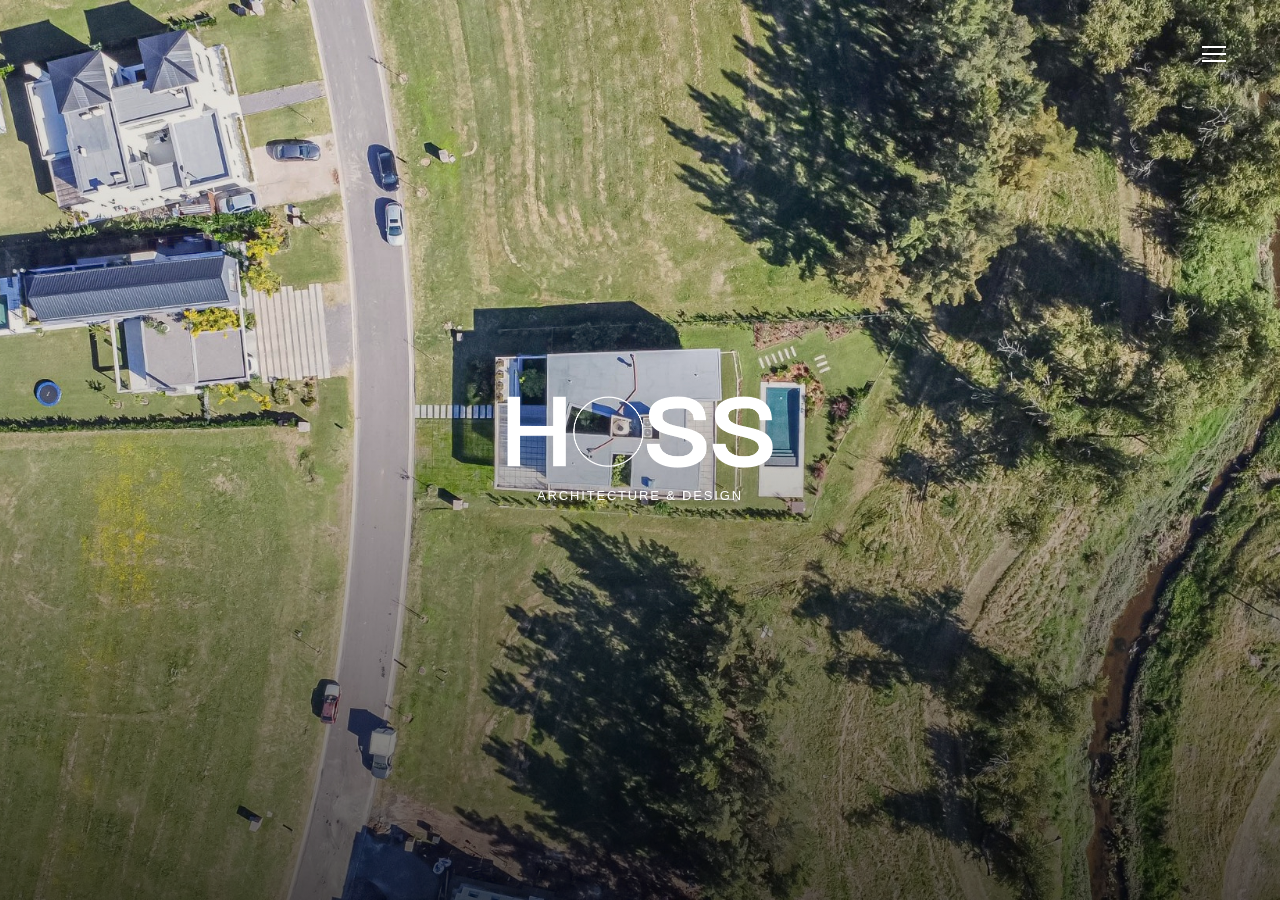
<file: index.html>
<!DOCTYPE html>
<html lang="en">
<head>
<meta charset="UTF-8">
<meta name="viewport" content="width=device-width, initial-scale=1.0">
<title>Hoss — Architecture & Design</title>
<meta name="description" content="Hoss is an international architecture and interior design studio. Residential and hospitality projects around the world.">
<link rel="stylesheet" href="css/style.css">
</head>
<body>

<nav class="nav nav-minimal" id="nav">
  <a href="index.html" class="nav-logo sr-only">Hoss</a>
  <button class="nav-toggle" id="navToggle" aria-label="Open menu">
    <span class="nav-toggle-bars"><span></span><span></span><span></span></span>
  </button>
  <ul class="nav-links" id="navLinks">
    <li><a href="proyectos.html">Projects</a></li>
    <li><a href="estudio.html">Studio</a></li>
    <li><a href="contacto.html">Contact</a></li>
  </ul>
</nav>

<header class="hero hero-landing">
  <!--
    SLIDESHOW — swap these placeholders for your real photos/videos.
    Each .hero-slide is one slide. For an image:
      <div class="hero-slide"><img src="assets/hero/photo-1.jpg" alt=""></div>
    For a video:
      <div class="hero-slide"><video src="assets/hero/clip-1.mp4" autoplay muted loop playsinline></video></div>
    js/script.js cycles them automatically — you don't need to touch the JS,
    just add or remove .hero-slide blocks.
  -->
  <div class="hero-slides" id="heroSlides">
    <div class="hero-slide is-active"><img src="assets/hero/slide-01-implantacion.jpg" alt=""></div>
    <div class="hero-slide"><img src="assets/hero/slide-02-interior-vigas.jpg" alt=""></div>
    <div class="hero-slide"><img src="assets/hero/slide-03-detalle-hormigon.jpg" alt=""></div>
    <div class="hero-slide"><img src="assets/hero/slide-04-cocina-negra.jpg" alt=""></div>
    <div class="hero-slide"><img src="assets/hero/slide-05-dormitorio.jpg" alt=""></div>
  </div>
  <div class="hero-scrim"></div>
  <div class="hero-content hero-content-center">
    <div class="logo-lockup">
      <img class="logo-mark-img" src="assets/brand/hoss-logo.png" alt="Hoss">
      <span class="logo-tagline">Architecture &amp; Design</span>
    </div>
  </div>
</header>

<script src="js/script.js"></script>
</body>
</html>
</file>
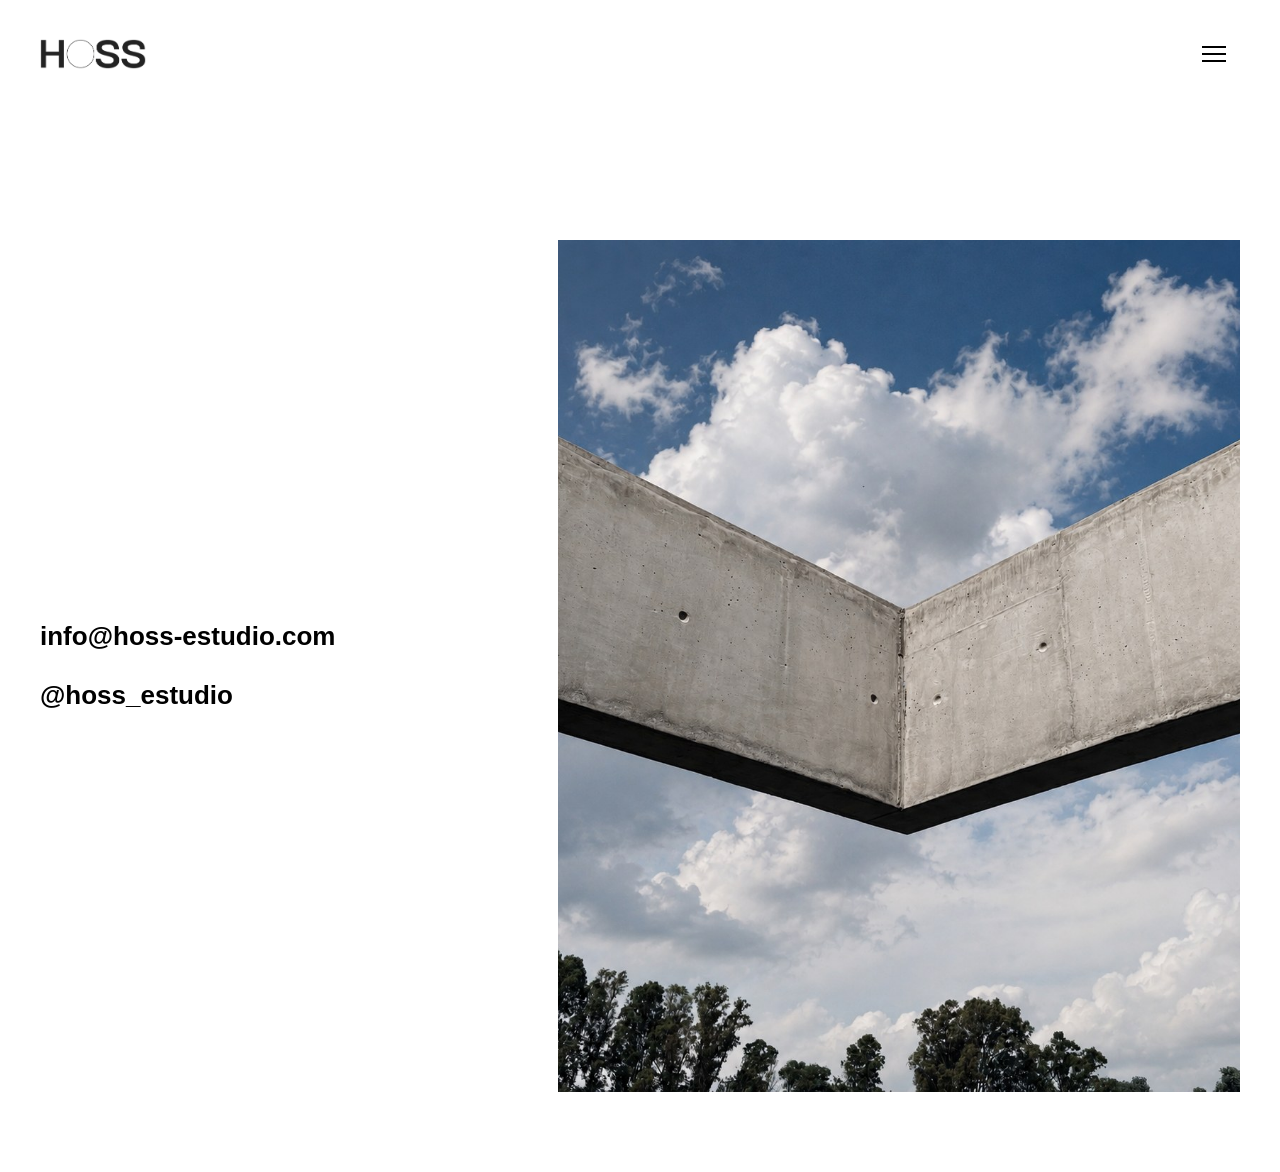
<file: contacto.html>
<!DOCTYPE html>
<html lang="en">
<head>
<meta charset="UTF-8">
<meta name="viewport" content="width=device-width, initial-scale=1.0">
<title>Contact — Hoss</title>
<meta name="description" content="Get in touch with the Hoss studio about your next architecture or interior design project.">
<link rel="stylesheet" href="css/style.css">
</head>
<body>

<nav class="nav nav-split" id="nav">
  <a href="index.html" class="nav-logo"><img src="assets/brand/hoss-logo.png" alt="Hoss"></a>
  <button class="nav-toggle" id="navToggle" aria-label="Open menu">
    <span class="nav-toggle-bars"><span></span><span></span><span></span></span>
  </button>
  <ul class="nav-links" id="navLinks">
    <li><a href="proyectos.html">Projects</a></li>
    <li><a href="estudio.html">Studio</a></li>
    <li><a href="contacto.html" class="is-active">Contact</a></li>
  </ul>
</nav>

<section class="section-tight">
  <div class="wrap">
    <div class="contact-simple">
      <div class="contact-links">
        <a href="mailto:info@hoss-estudio.com">info@hoss-estudio.com</a>
        <a href="https://www.instagram.com/hoss_estudio/" target="_blank" rel="noopener">@hoss_estudio</a>
      </div>
      <div class="tile-frame"><img src="assets/contact/01.jpg" alt="Hoss"></div>
    </div>
  </div>
</section>

<script src="js/script.js"></script>
</body>
</html>
</file>
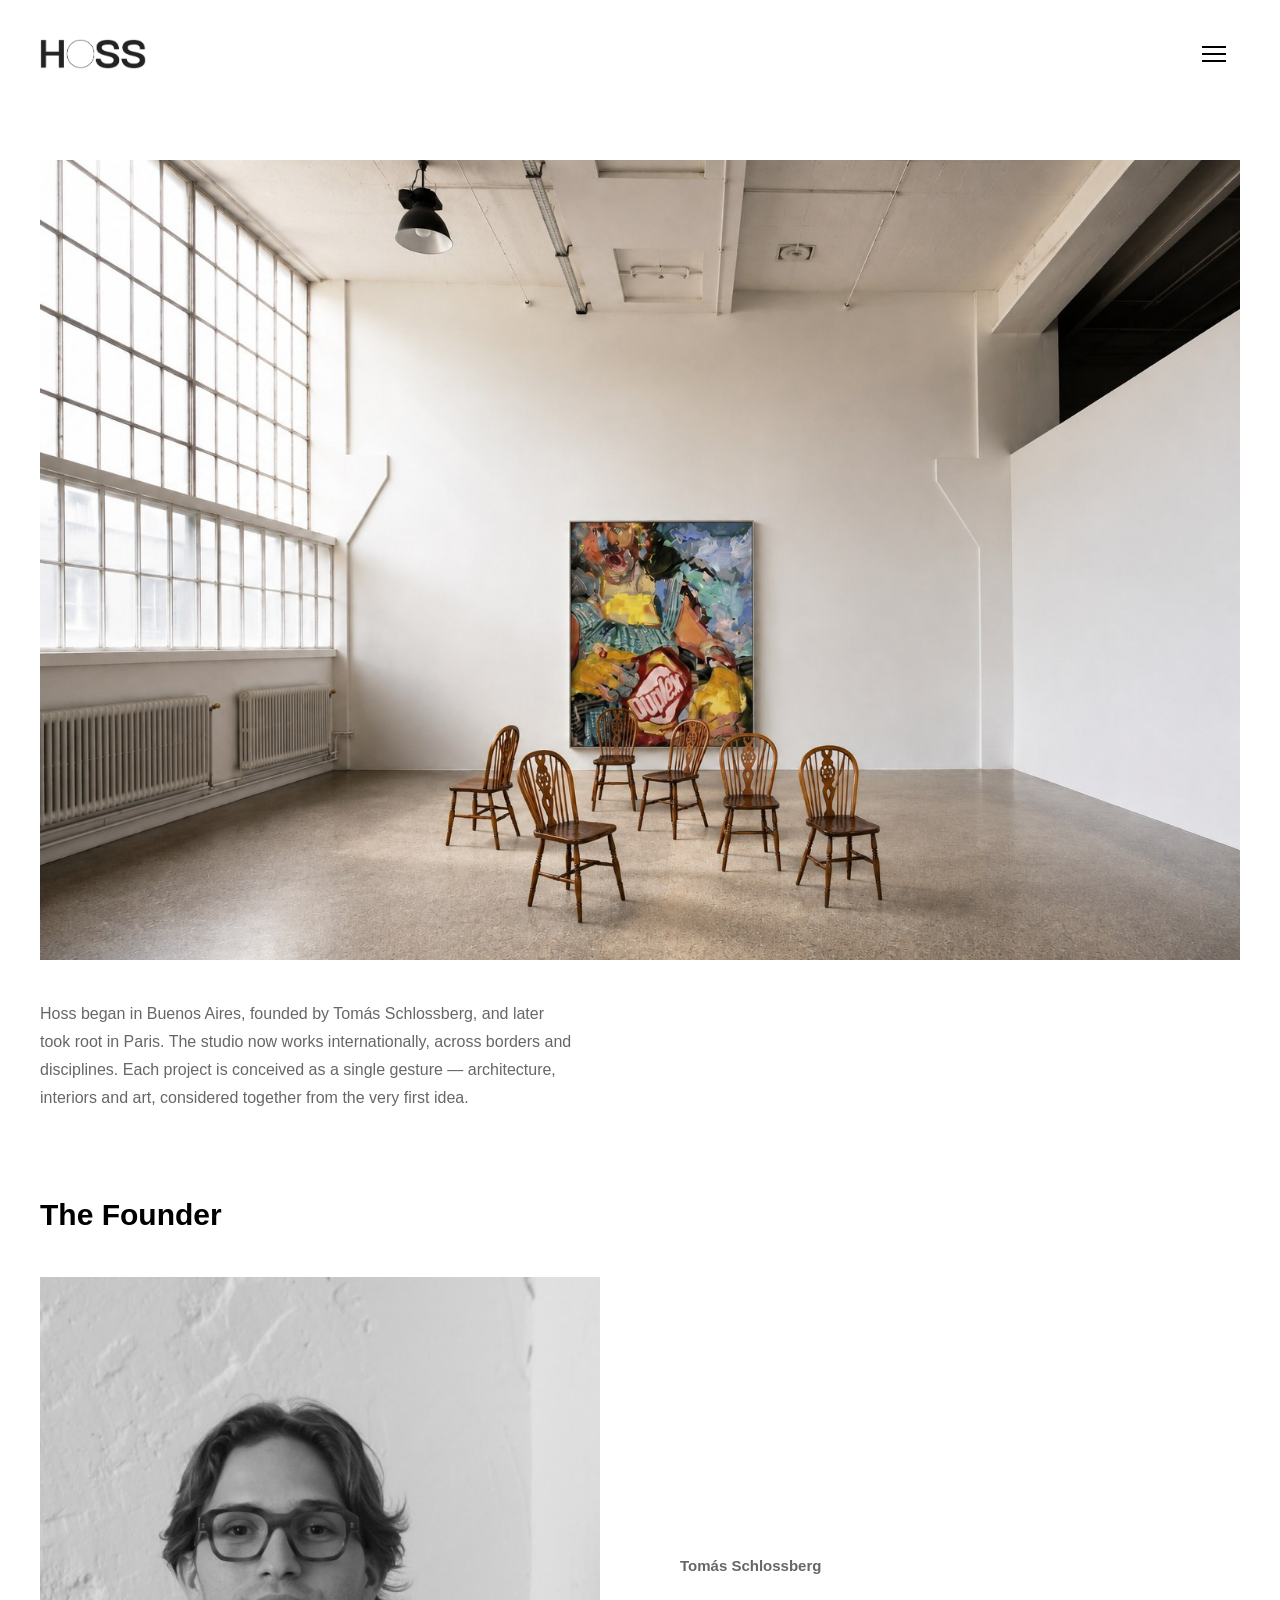
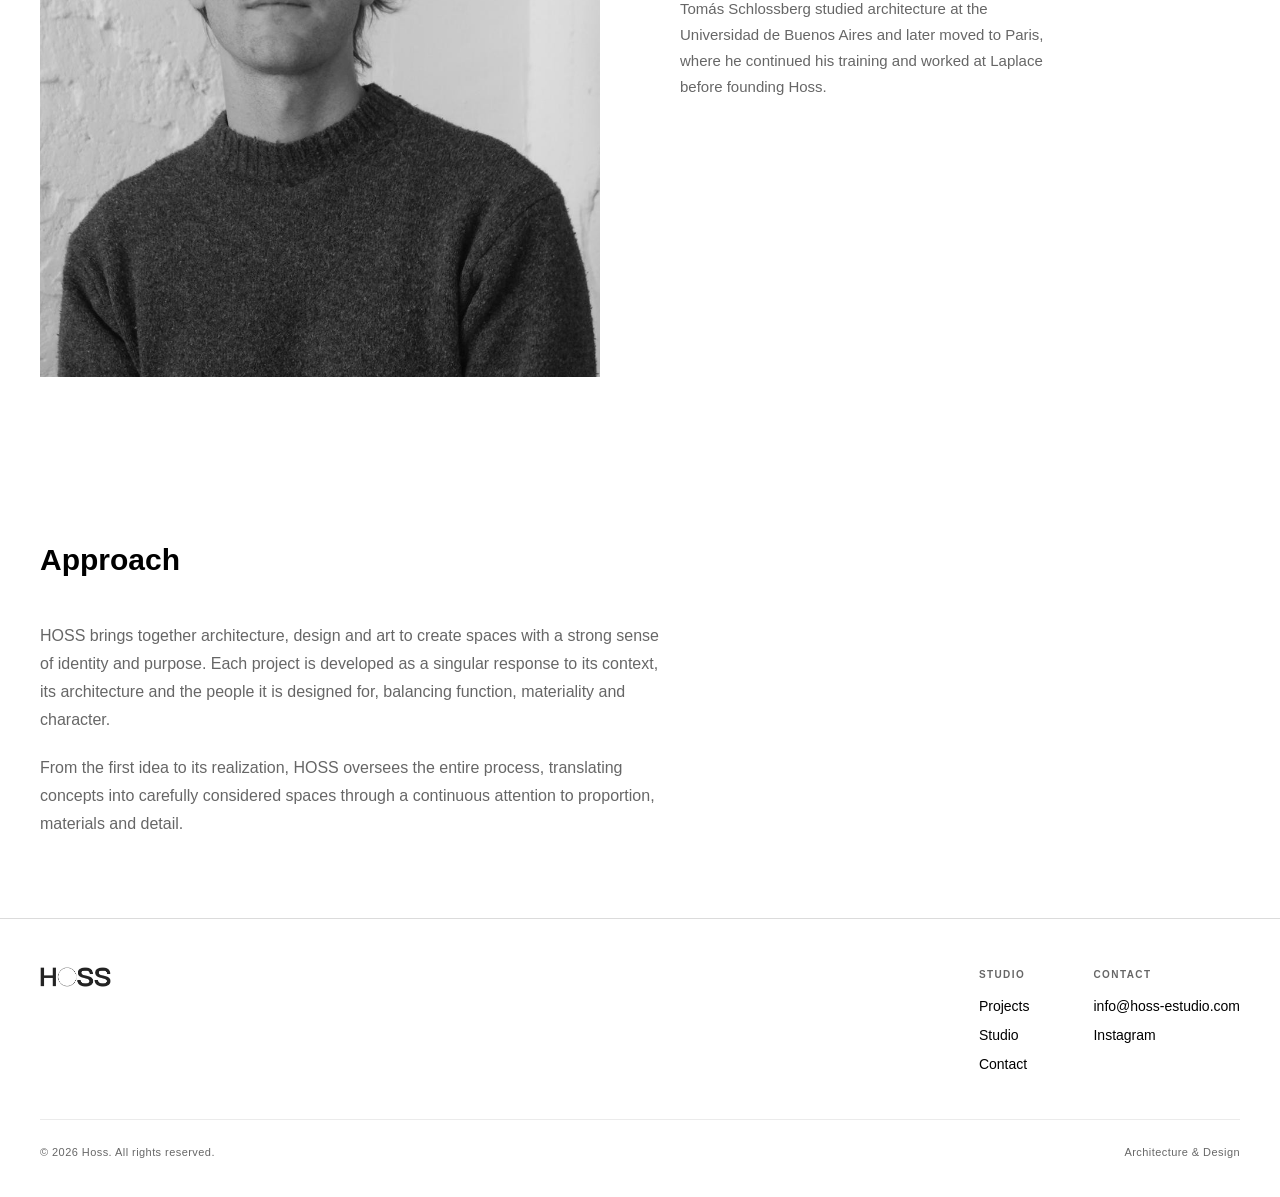
<file: estudio.html>
<!DOCTYPE html>
<html lang="en">
<head>
<meta charset="UTF-8">
<meta name="viewport" content="width=device-width, initial-scale=1.0">
<title>Studio — Hoss</title>
<meta name="description" content="Hoss is an international architecture and interior design studio founded by Tomás Schlossberg, working with clients anywhere in the world.">
<link rel="stylesheet" href="css/style.css">
</head>
<body>

<nav class="nav nav-split" id="nav">
  <a href="index.html" class="nav-logo"><img src="assets/brand/hoss-logo.png" alt="Hoss"></a>
  <button class="nav-toggle" id="navToggle" aria-label="Open menu">
    <span class="nav-toggle-bars"><span></span><span></span><span></span></span>
  </button>
  <ul class="nav-links" id="navLinks">
    <li><a href="proyectos.html">Projects</a></li>
    <li><a href="estudio.html" class="is-active">Studio</a></li>
    <li><a href="contacto.html">Contact</a></li>
  </ul>
</nav>

<section class="studio-intro">
  <div class="wrap">
    <div class="tile-frame tile-frame-natural"><img src="assets/studio/01-gallery-room.jpg" alt="Hoss studio"></div>
    <p>Hoss began in Buenos Aires, founded by Tomás Schlossberg, and later took root in Paris. The studio now works internationally, across borders and disciplines. Each project is conceived as a single gesture — architecture, interiors and art, considered together from the very first idea.</p>
  </div>
</section>

<section class="section-tight">
  <div class="wrap">
    <h2 class="studio-section-head">The Founder</h2>
    <div class="split">
      <div class="split-media">
        <div class="tile-frame"><img src="assets/studio/founder-portrait.jpg" alt="Tomás Schlossberg"></div>
      </div>
      <div class="split-text">
        <p><strong>Tomás Schlossberg</strong></p>
        <p>Tomás Schlossberg studied architecture at the Universidad de Buenos Aires and later moved to Paris, where he continued his training and worked at Laplace before founding Hoss.</p>
      </div>
    </div>
  </div>
</section>

<section class="section-tight">
  <div class="wrap">
    <h2 class="studio-section-head">Approach</h2>
  </div>
  <div class="wrap">
    <p style="max-width:70ch; font-size:16px; line-height:1.75; color:var(--ink-soft);">HOSS brings together architecture, design and art to create spaces with a strong sense of identity and purpose. Each project is developed as a singular response to its context, its architecture and the people it is designed for, balancing function, materiality and character.</p>
    <p style="max-width:70ch; font-size:16px; line-height:1.75; color:var(--ink-soft); margin-top:20px;">From the first idea to its realization, HOSS oversees the entire process, translating concepts into carefully considered spaces through a continuous attention to proportion, materials and detail.</p>
  </div>
</section>

<footer>
  <div class="wrap">
    <div class="footer-top">
      <span class="footer-logo"><img src="assets/brand/hoss-logo.png" alt="Hoss"></span>
      <div class="footer-cols">
        <div class="footer-col">
          <h4>Studio</h4>
          <a href="proyectos.html">Projects</a>
          <a href="estudio.html">Studio</a>
          <a href="contacto.html">Contact</a>
        </div>
        <div class="footer-col">
          <h4>Contact</h4>
          <a href="mailto:info@hoss-estudio.com">info@hoss-estudio.com</a>
          <a href="https://www.instagram.com/hoss_estudio/" target="_blank" rel="noopener">Instagram</a>
        </div>
      </div>
    </div>
    <div class="footer-bottom">
      <span>© <span id="year"></span> Hoss. All rights reserved.</span>
      <span>Architecture &amp; Design</span>
    </div>
  </div>
</footer>

<script src="js/script.js"></script>
</body>
</html>
</file>
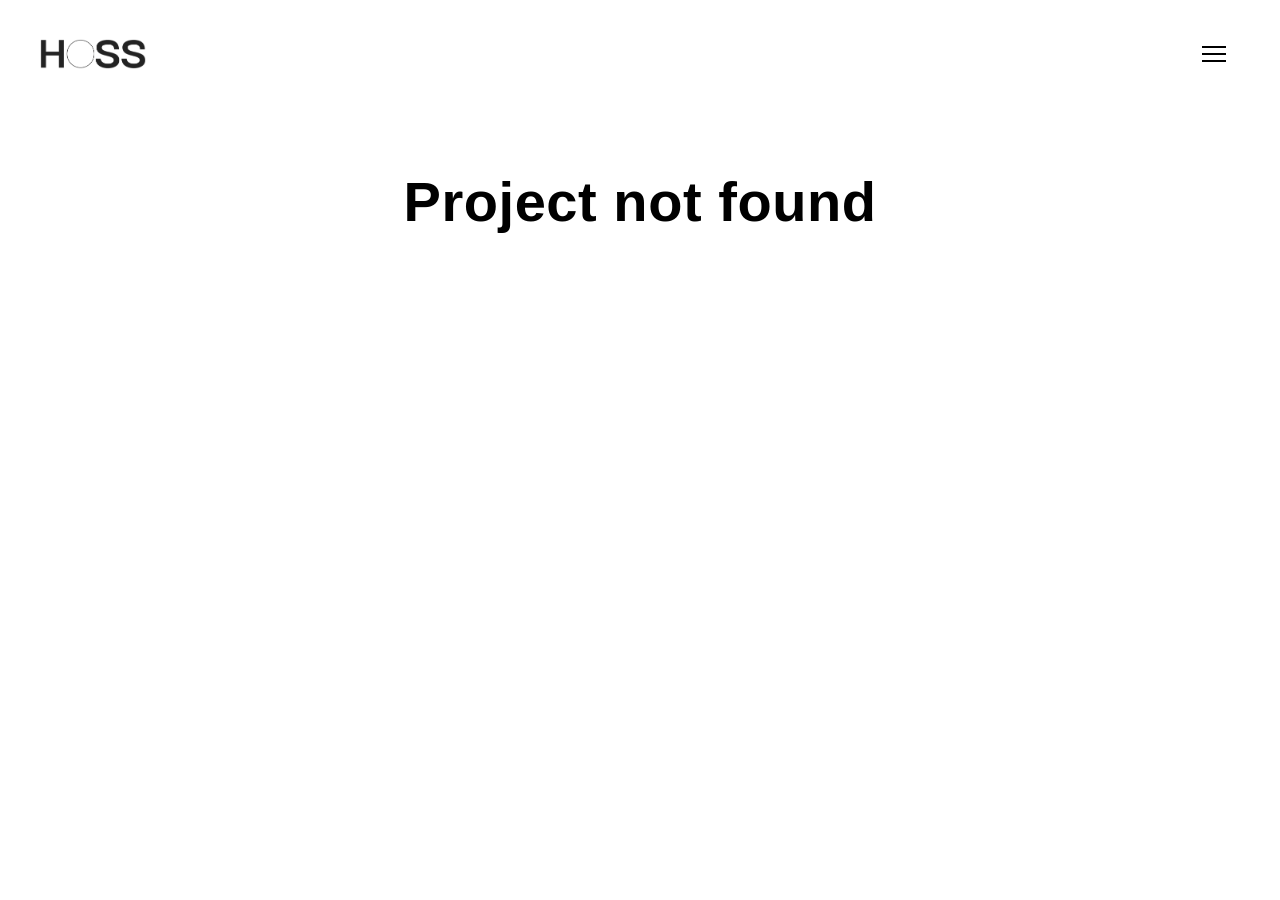
<file: proyecto.html>
<!DOCTYPE html>
<html lang="en">
<head>
<meta charset="UTF-8">
<meta name="viewport" content="width=device-width, initial-scale=1.0">
<title id="pageTitle">Project — Hoss</title>
<meta name="description" content="A Hoss project.">
<link rel="stylesheet" href="css/style.css">
</head>
<body>

<nav class="nav nav-split" id="nav">
  <a href="index.html" class="nav-logo"><img src="assets/brand/hoss-logo.png" alt="Hoss"></a>
  <button class="nav-toggle" id="navToggle" aria-label="Open menu">
    <span class="nav-toggle-bars"><span></span><span></span><span></span></span>
  </button>
  <ul class="nav-links" id="navLinks">
    <li><a href="proyectos.html">Projects</a></li>
    <li><a href="estudio.html">Studio</a></li>
    <li><a href="contacto.html">Contact</a></li>
  </ul>
</nav>

<div class="project-head">
  <h1 id="projectName">Loading…</h1>
  <p class="meta" id="projectMeta"></p>
</div>

<div class="project-video" id="projectVideo"></div>

<div class="project-gallery" id="projectGallery"></div>

<script src="js/projects-data.js"></script>
<script src="js/script.js"></script>
</body>
</html>
</file>
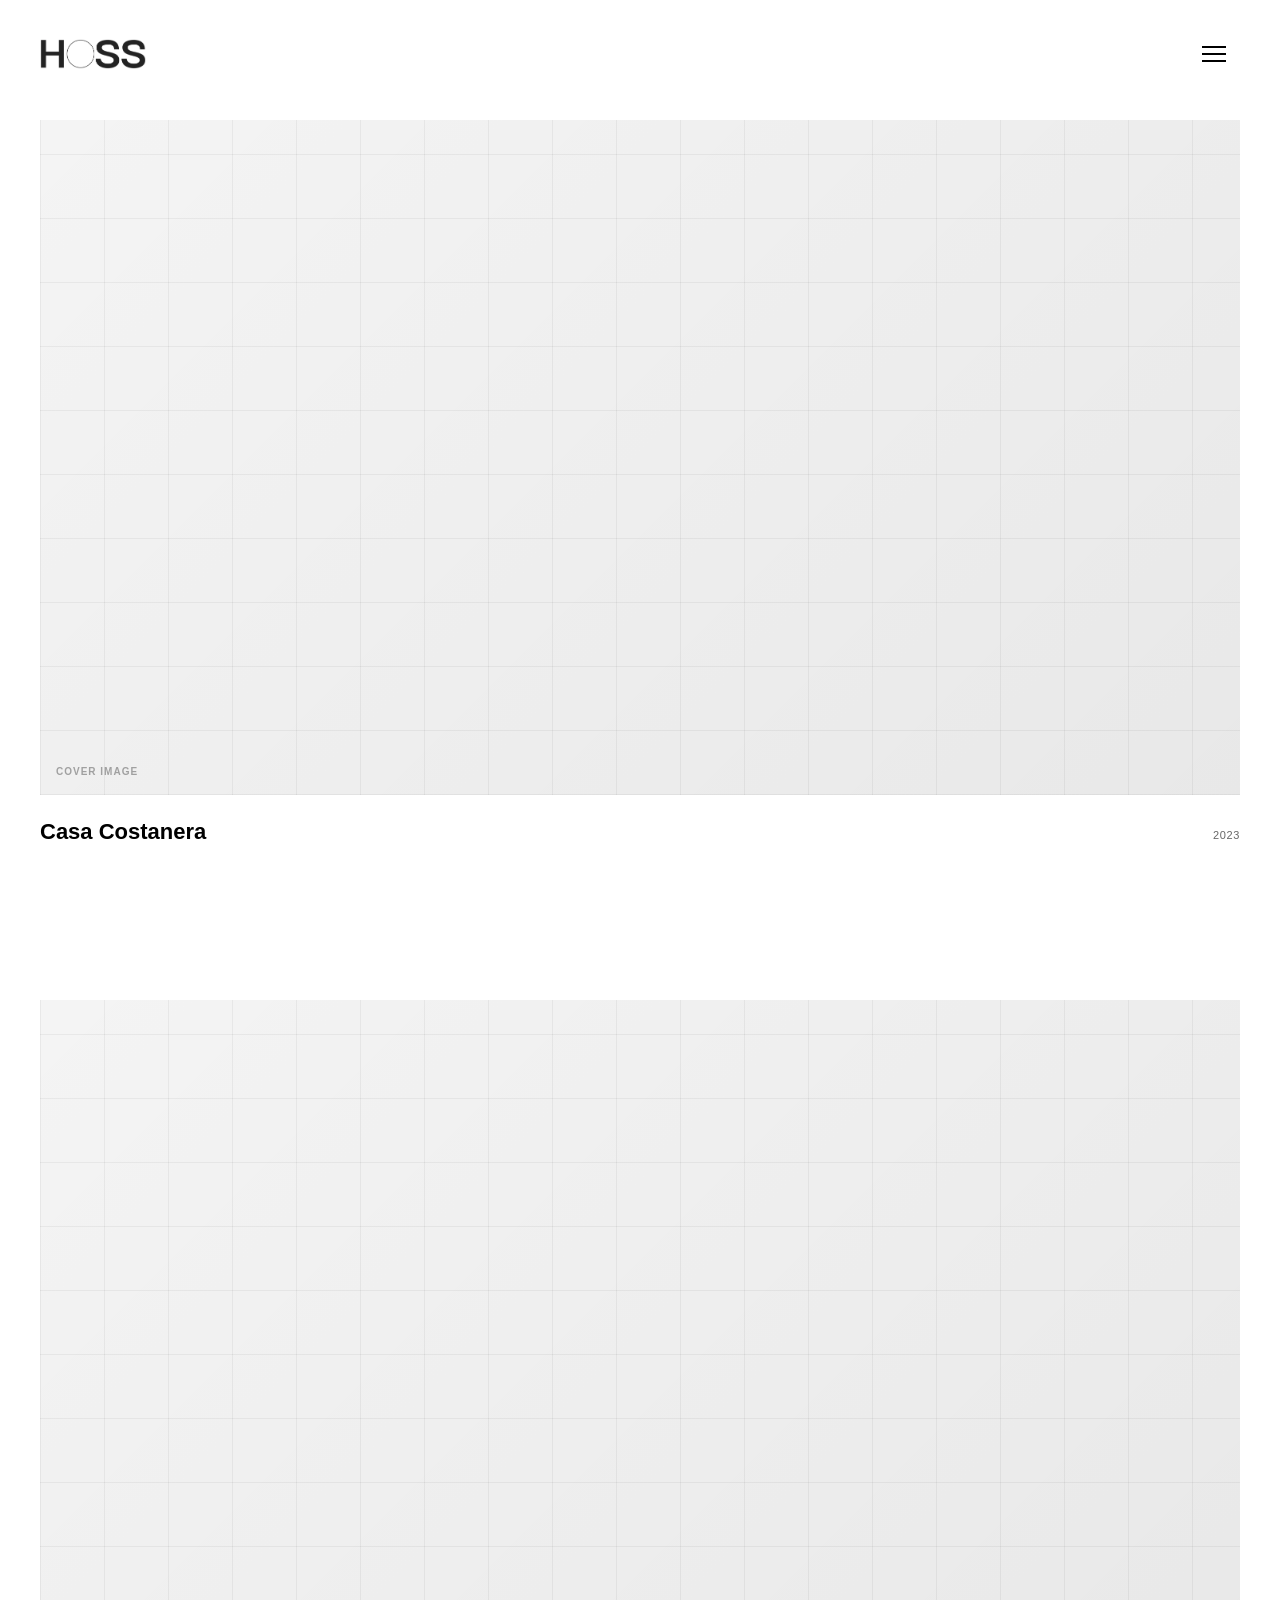
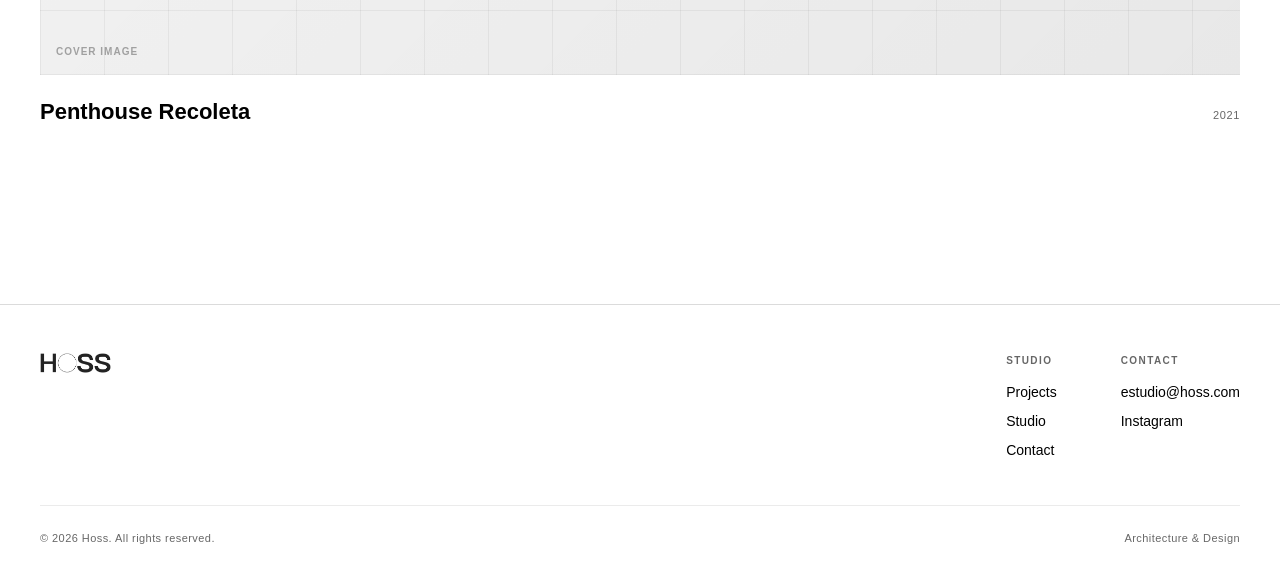
<file: proyectos-buenos-aires.html>
<!DOCTYPE html>
<html lang="en">
<head>
<meta charset="UTF-8">
<meta name="viewport" content="width=device-width, initial-scale=1.0">
<title>Buenos Aires — Hoss</title>
<meta name="description" content="Hoss's projects in Buenos Aires.">
<link rel="stylesheet" href="css/style.css">
</head>
<body>

<nav class="nav nav-split" id="nav">
  <a href="index.html" class="nav-logo"><img src="assets/brand/hoss-logo.jpg" alt="Hoss"></a>
  <button class="nav-toggle" id="navToggle" aria-label="Open menu">
    <span class="nav-toggle-bars"><span></span><span></span><span></span></span>
  </button>
  <ul class="nav-links" id="navLinks">
    <li><a href="proyectos.html" class="is-active">Projects</a></li>
    <li><a href="estudio.html">Studio</a></li>
    <li><a href="contacto.html">Contact</a></li>
  </ul>
</nav>

<section class="section-tight city-projects">
  <div class="wrap">

    <article class="project-row">
      <a href="proyecto.html?slug=casa-costanera">
        <div class="tile-frame"><div class="ph"><span class="ph-label">Cover image</span></div></div>
        <div class="tile-cap"><h3>Casa Costanera</h3><span class="meta">2023</span></div>
      </a>
    </article>

    <article class="project-row">
      <a href="proyecto.html?slug=penthouse-recoleta">
        <div class="tile-frame"><div class="ph"><span class="ph-label">Cover image</span></div></div>
        <div class="tile-cap"><h3>Penthouse Recoleta</h3><span class="meta">2021</span></div>
      </a>
    </article>

  </div>
</section>

<footer>
  <div class="wrap">
    <div class="footer-top">
      <span class="footer-logo"><img src="assets/brand/hoss-logo.jpg" alt="Hoss"></span>
      <div class="footer-cols">
        <div class="footer-col">
          <h4>Studio</h4>
          <a href="proyectos.html">Projects</a>
          <a href="estudio.html">Studio</a>
          <a href="contacto.html">Contact</a>
        </div>
        <div class="footer-col">
          <h4>Contact</h4>
          <a href="mailto:estudio@hoss.com">estudio@hoss.com</a>
          <a href="#">Instagram</a>
        </div>
      </div>
    </div>
    <div class="footer-bottom">
      <span>© <span id="year"></span> Hoss. All rights reserved.</span>
      <span>Architecture &amp; Design</span>
    </div>
  </div>
</footer>

<script src="js/script.js"></script>
</body>
</html>
</file>
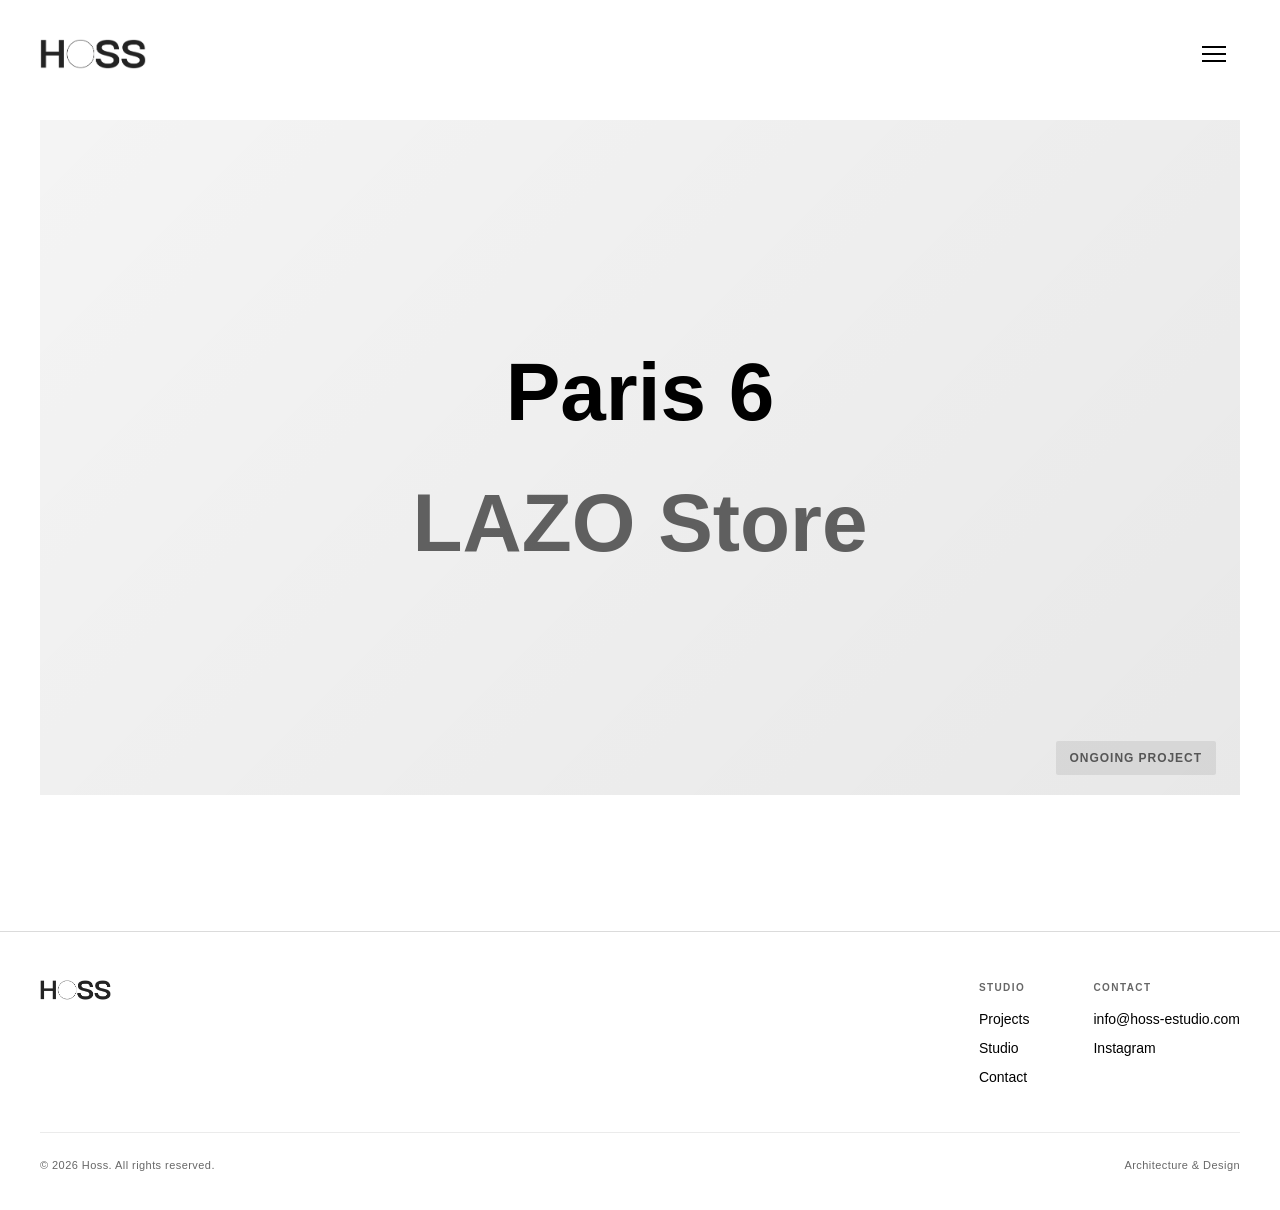
<file: proyectos-commercial.html>
<!DOCTYPE html>
<html lang="en">
<head>
<meta charset="UTF-8">
<meta name="viewport" content="width=device-width, initial-scale=1.0">
<title>Commercial — Hoss</title>
<meta name="description" content="Hoss's commercial projects.">
<link rel="stylesheet" href="css/style.css">
</head>
<body>

<nav class="nav nav-split" id="nav">
  <a href="index.html" class="nav-logo"><img src="assets/brand/hoss-logo.png" alt="Hoss"></a>
  <button class="nav-toggle" id="navToggle" aria-label="Open menu">
    <span class="nav-toggle-bars"><span></span><span></span><span></span></span>
  </button>
  <ul class="nav-links" id="navLinks">
    <li><a href="proyectos.html" class="is-active">Projects</a></li>
    <li><a href="estudio.html">Studio</a></li>
    <li><a href="contacto.html">Contact</a></li>
  </ul>
</nav>

<section class="section-tight city-projects">
  <div class="wrap">

    <article class="project-row project-row-overlay">
      <a href="proyecto.html?slug=paris-6">
        <div class="tile-frame is-pending">
          <div class="row-overlay-text">
            <span class="overlay-title" style="color:var(--ink);">Paris 6</span>
            <span class="overlay-subtitle" style="color:var(--ink-soft);">LAZO Store</span>
          </div>
          <span class="row-overlay-badge" style="background:rgba(0,0,0,0.08); color:var(--ink-soft);">Ongoing project</span>
        </div>
      </a>
    </article>

  </div>
</section>

<footer>
  <div class="wrap">
    <div class="footer-top">
      <span class="footer-logo"><img src="assets/brand/hoss-logo.png" alt="Hoss"></span>
      <div class="footer-cols">
        <div class="footer-col">
          <h4>Studio</h4>
          <a href="proyectos.html">Projects</a>
          <a href="estudio.html">Studio</a>
          <a href="contacto.html">Contact</a>
        </div>
        <div class="footer-col">
          <h4>Contact</h4>
          <a href="mailto:info@hoss-estudio.com">info@hoss-estudio.com</a>
          <a href="https://www.instagram.com/hoss_estudio/" target="_blank" rel="noopener">Instagram</a>
        </div>
      </div>
    </div>
    <div class="footer-bottom">
      <span>© <span id="year"></span> Hoss. All rights reserved.</span>
      <span>Architecture &amp; Design</span>
    </div>
  </div>
</footer>

<script src="js/script.js"></script>
</body>
</html>
</file>
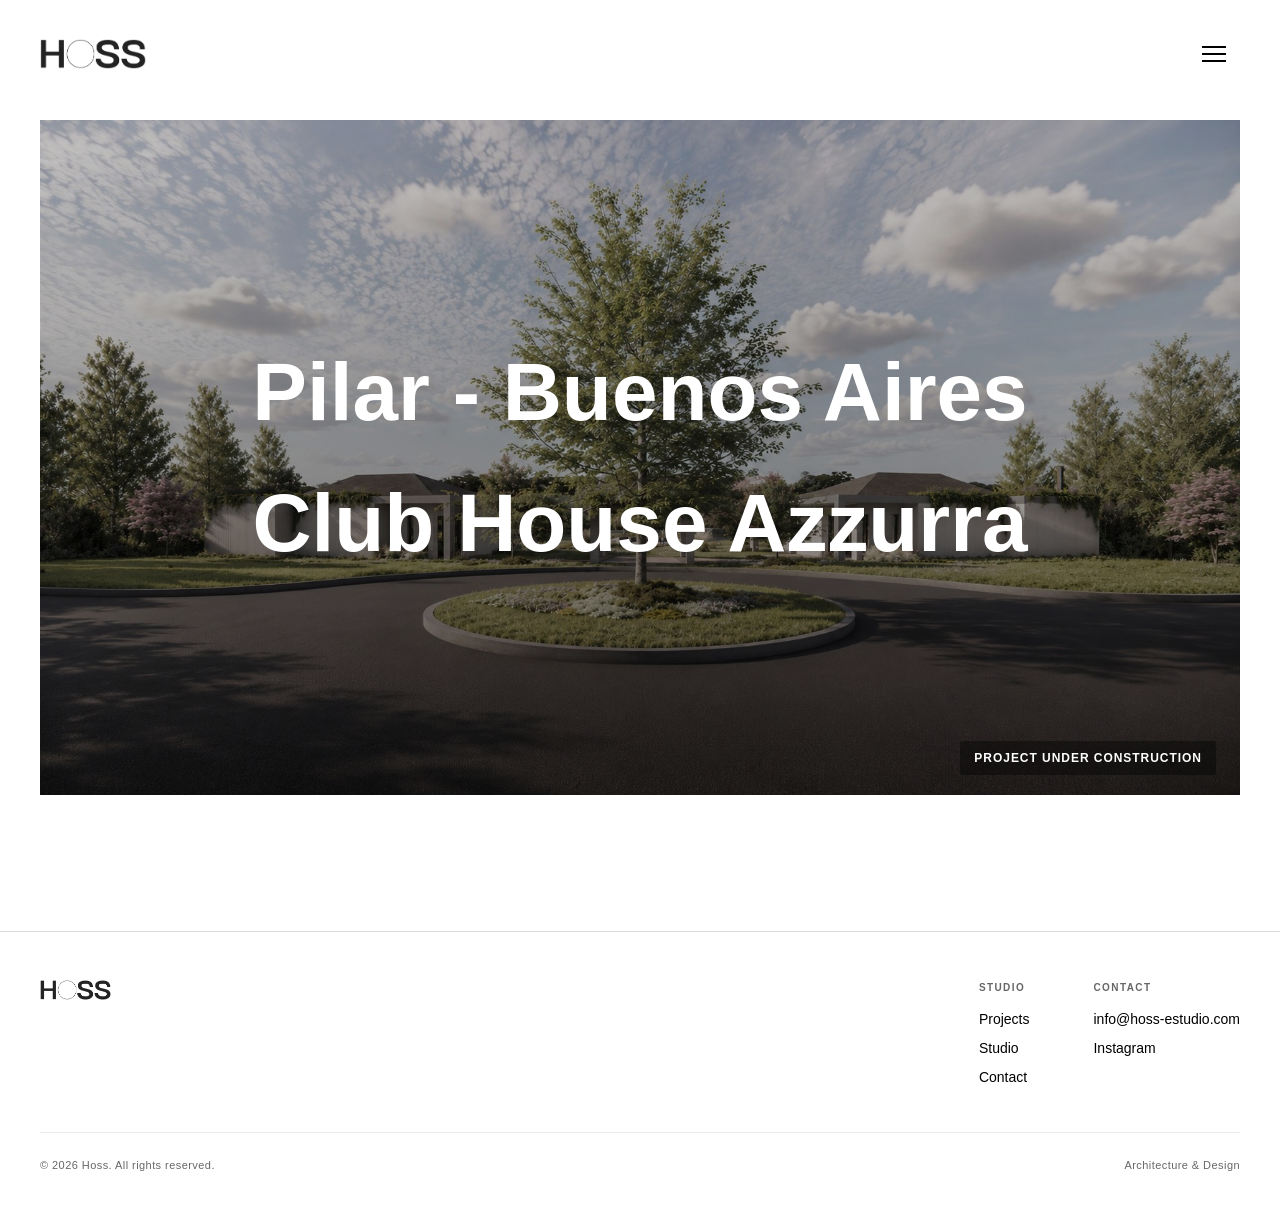
<file: proyectos-hospitality.html>
<!DOCTYPE html>
<html lang="en">
<head>
<meta charset="UTF-8">
<meta name="viewport" content="width=device-width, initial-scale=1.0">
<title>Hospitality — Hoss</title>
<meta name="description" content="Hoss's hospitality projects.">
<link rel="stylesheet" href="css/style.css">
</head>
<body>

<nav class="nav nav-split" id="nav">
  <a href="index.html" class="nav-logo"><img src="assets/brand/hoss-logo.png" alt="Hoss"></a>
  <button class="nav-toggle" id="navToggle" aria-label="Open menu">
    <span class="nav-toggle-bars"><span></span><span></span><span></span></span>
  </button>
  <ul class="nav-links" id="navLinks">
    <li><a href="proyectos.html" class="is-active">Projects</a></li>
    <li><a href="estudio.html">Studio</a></li>
    <li><a href="contacto.html">Contact</a></li>
  </ul>
</nav>

<section class="section-tight city-projects">
  <div class="wrap">

    <article class="project-row project-row-overlay">
      <a href="proyecto.html?slug=pilar-clubhouse-azzurra">
        <div class="tile-frame">
          <img src="assets/projects/pilar-clubhouse-azzurra/cover.jpg" alt="Pilar - Buenos Aires">
          <div class="row-overlay-scrim"></div>
          <div class="row-overlay-text">
            <span class="overlay-title">Pilar - Buenos Aires</span>
            <span class="overlay-subtitle">Club House Azzurra</span>
          </div>
          <span class="row-overlay-badge">Project under construction</span>
        </div>
      </a>
    </article>

  </div>
</section>

<footer>
  <div class="wrap">
    <div class="footer-top">
      <span class="footer-logo"><img src="assets/brand/hoss-logo.png" alt="Hoss"></span>
      <div class="footer-cols">
        <div class="footer-col">
          <h4>Studio</h4>
          <a href="proyectos.html">Projects</a>
          <a href="estudio.html">Studio</a>
          <a href="contacto.html">Contact</a>
        </div>
        <div class="footer-col">
          <h4>Contact</h4>
          <a href="mailto:info@hoss-estudio.com">info@hoss-estudio.com</a>
          <a href="https://www.instagram.com/hoss_estudio/" target="_blank" rel="noopener">Instagram</a>
        </div>
      </div>
    </div>
    <div class="footer-bottom">
      <span>© <span id="year"></span> Hoss. All rights reserved.</span>
      <span>Architecture &amp; Design</span>
    </div>
  </div>
</footer>

<script src="js/script.js"></script>
</body>
</html>
</file>
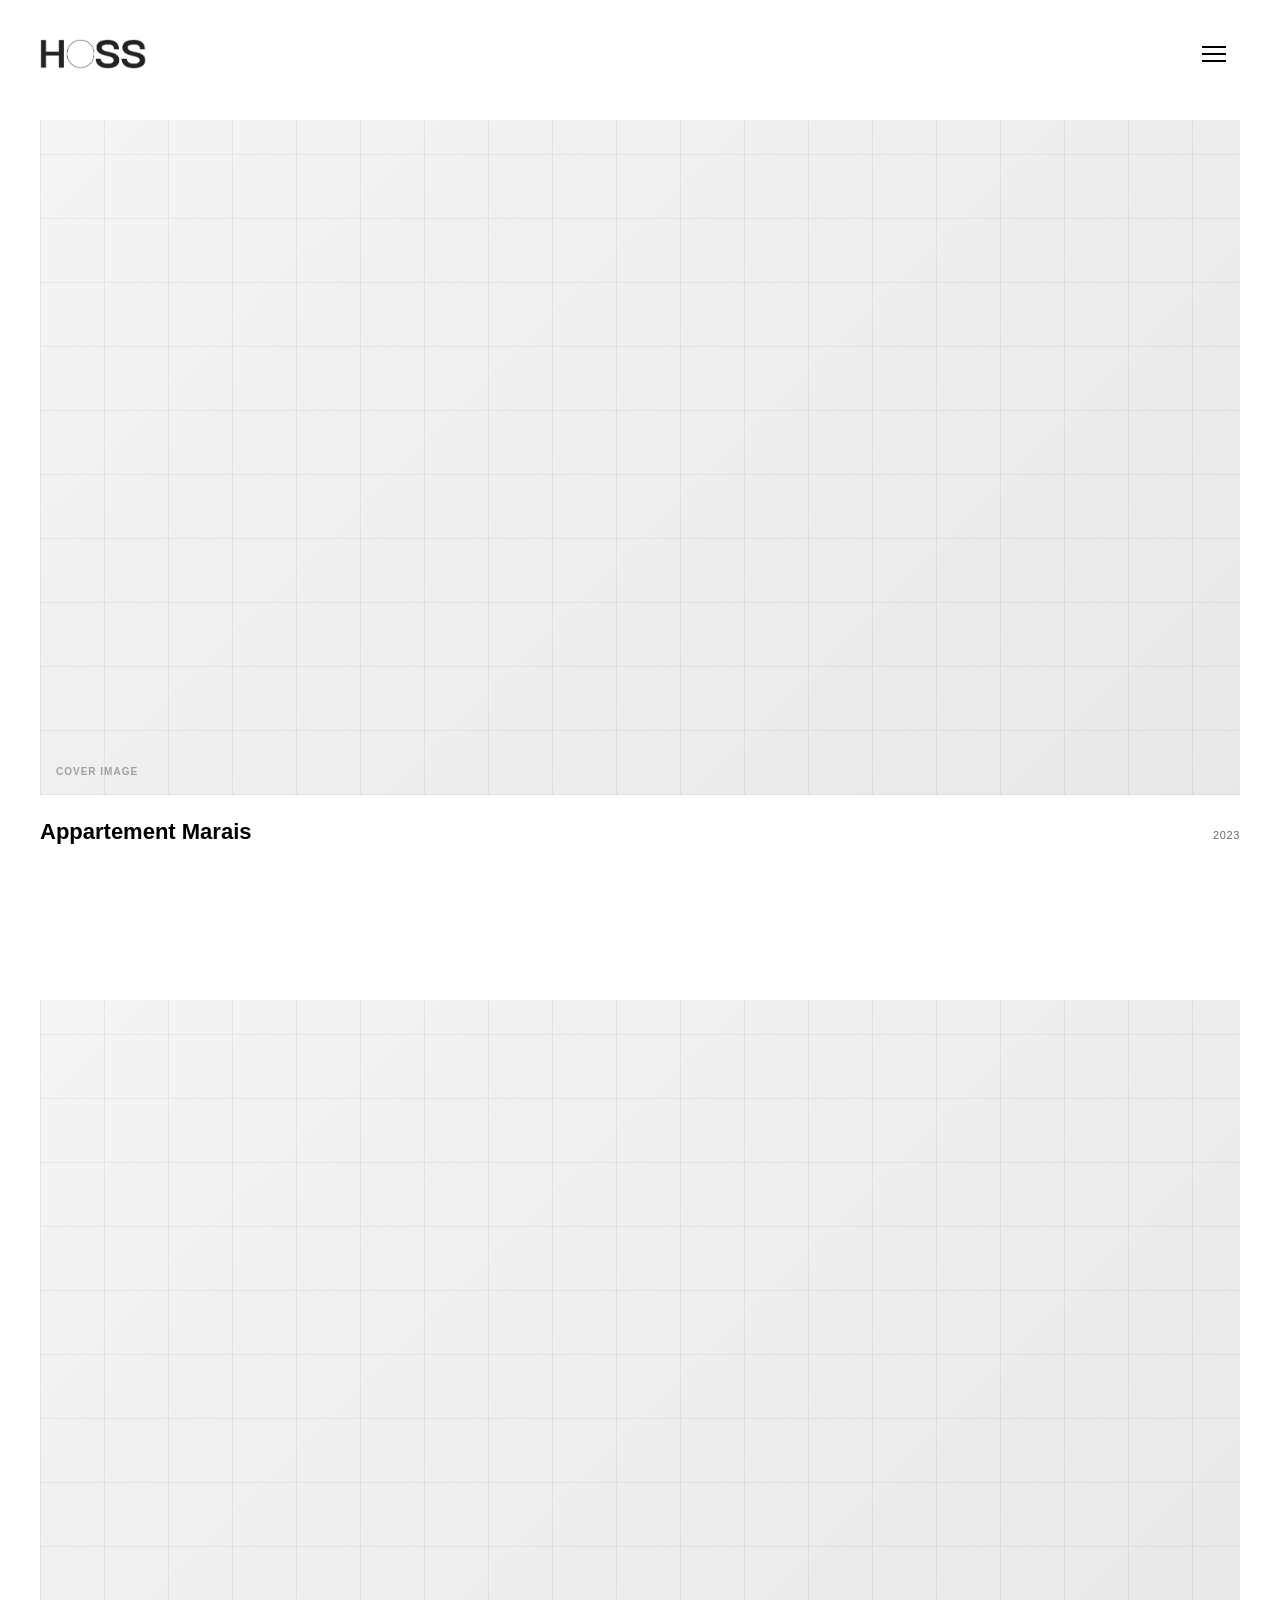
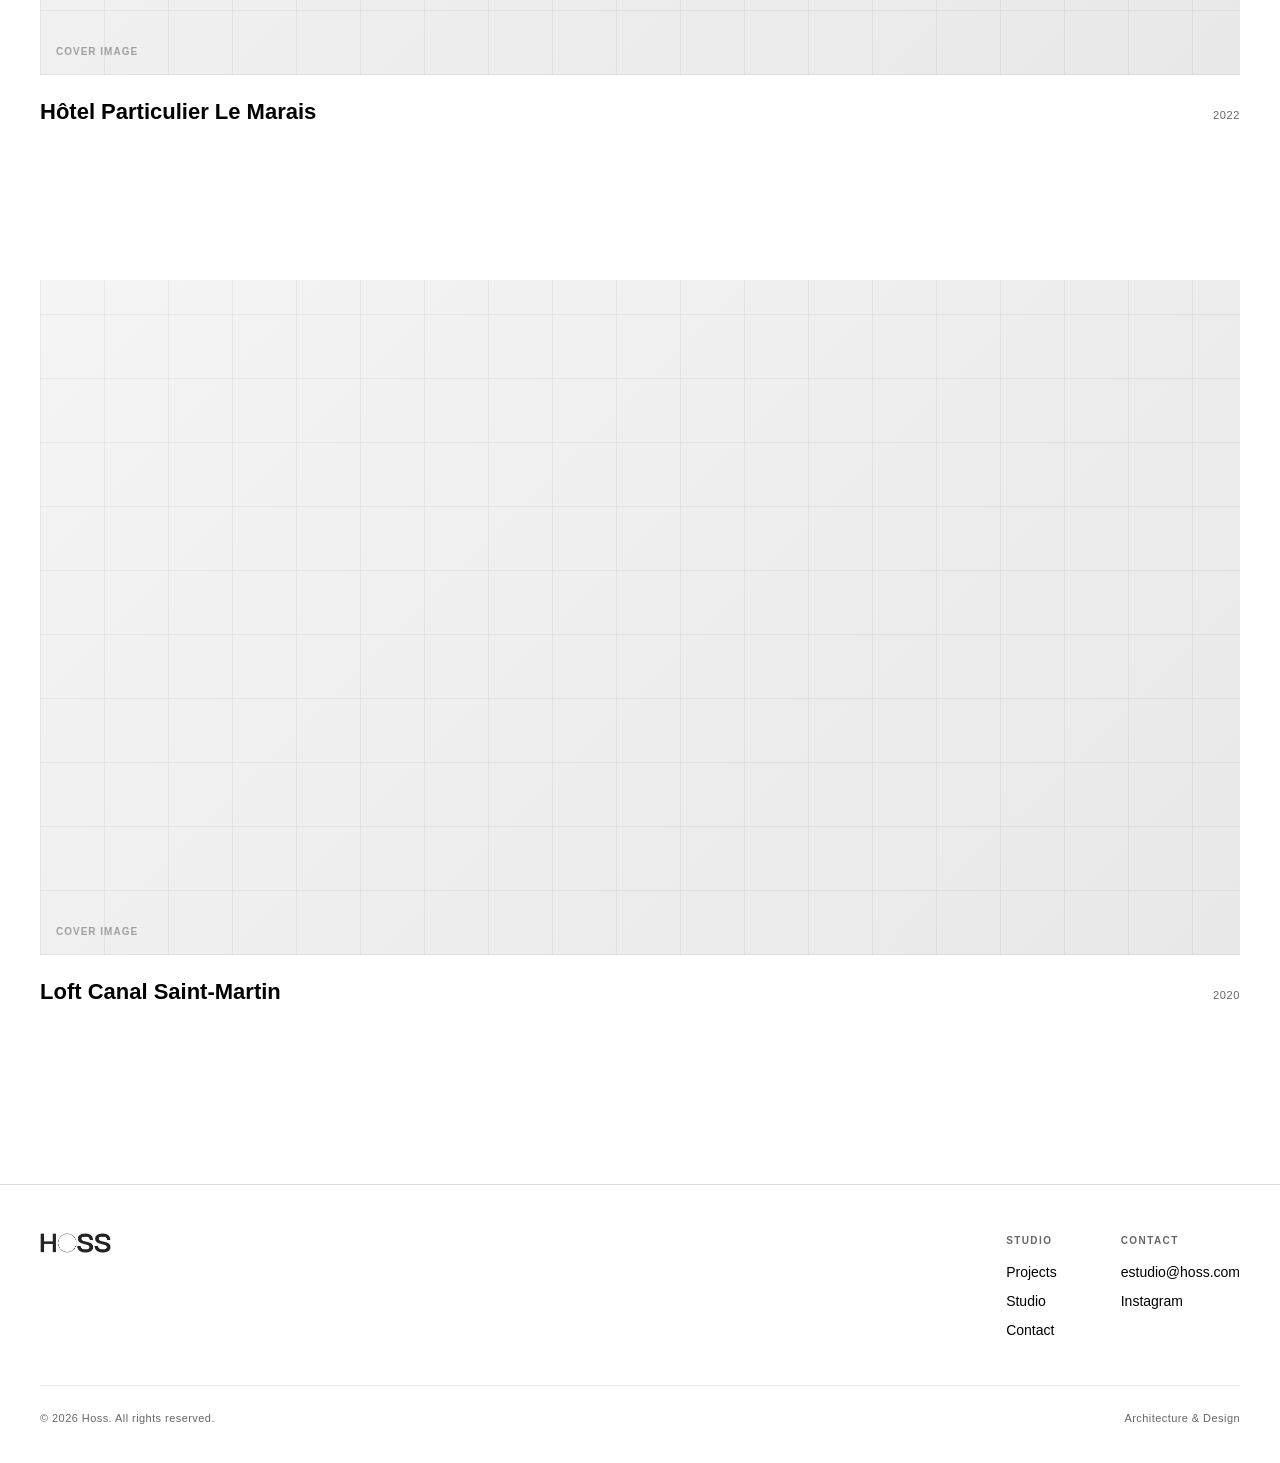
<file: proyectos-paris.html>
<!DOCTYPE html>
<html lang="en">
<head>
<meta charset="UTF-8">
<meta name="viewport" content="width=device-width, initial-scale=1.0">
<title>Paris — Hoss</title>
<meta name="description" content="Hoss's projects in Paris.">
<link rel="stylesheet" href="css/style.css">
</head>
<body>

<nav class="nav nav-split" id="nav">
  <a href="index.html" class="nav-logo"><img src="assets/brand/hoss-logo.jpg" alt="Hoss"></a>
  <button class="nav-toggle" id="navToggle" aria-label="Open menu">
    <span class="nav-toggle-bars"><span></span><span></span><span></span></span>
  </button>
  <ul class="nav-links" id="navLinks">
    <li><a href="proyectos.html" class="is-active">Projects</a></li>
    <li><a href="estudio.html">Studio</a></li>
    <li><a href="contacto.html">Contact</a></li>
  </ul>
</nav>

<section class="section-tight city-projects">
  <div class="wrap">

    <article class="project-row">
      <a href="proyecto.html?slug=appartement-marais">
        <div class="tile-frame"><div class="ph"><span class="ph-label">Cover image</span></div></div>
        <div class="tile-cap"><h3>Appartement Marais</h3><span class="meta">2023</span></div>
      </a>
    </article>

    <article class="project-row">
      <a href="proyecto.html?slug=hotel-particulier-le-marais">
        <div class="tile-frame"><div class="ph"><span class="ph-label">Cover image</span></div></div>
        <div class="tile-cap"><h3>Hôtel Particulier Le Marais</h3><span class="meta">2022</span></div>
      </a>
    </article>

    <article class="project-row">
      <a href="proyecto.html?slug=loft-canal-saint-martin">
        <div class="tile-frame"><div class="ph"><span class="ph-label">Cover image</span></div></div>
        <div class="tile-cap"><h3>Loft Canal Saint-Martin</h3><span class="meta">2020</span></div>
      </a>
    </article>

  </div>
</section>

<footer>
  <div class="wrap">
    <div class="footer-top">
      <span class="footer-logo"><img src="assets/brand/hoss-logo.jpg" alt="Hoss"></span>
      <div class="footer-cols">
        <div class="footer-col">
          <h4>Studio</h4>
          <a href="proyectos.html">Projects</a>
          <a href="estudio.html">Studio</a>
          <a href="contacto.html">Contact</a>
        </div>
        <div class="footer-col">
          <h4>Contact</h4>
          <a href="mailto:estudio@hoss.com">estudio@hoss.com</a>
          <a href="#">Instagram</a>
        </div>
      </div>
    </div>
    <div class="footer-bottom">
      <span>© <span id="year"></span> Hoss. All rights reserved.</span>
      <span>Architecture &amp; Design</span>
    </div>
  </div>
</footer>

<script src="js/script.js"></script>
</body>
</html>
</file>
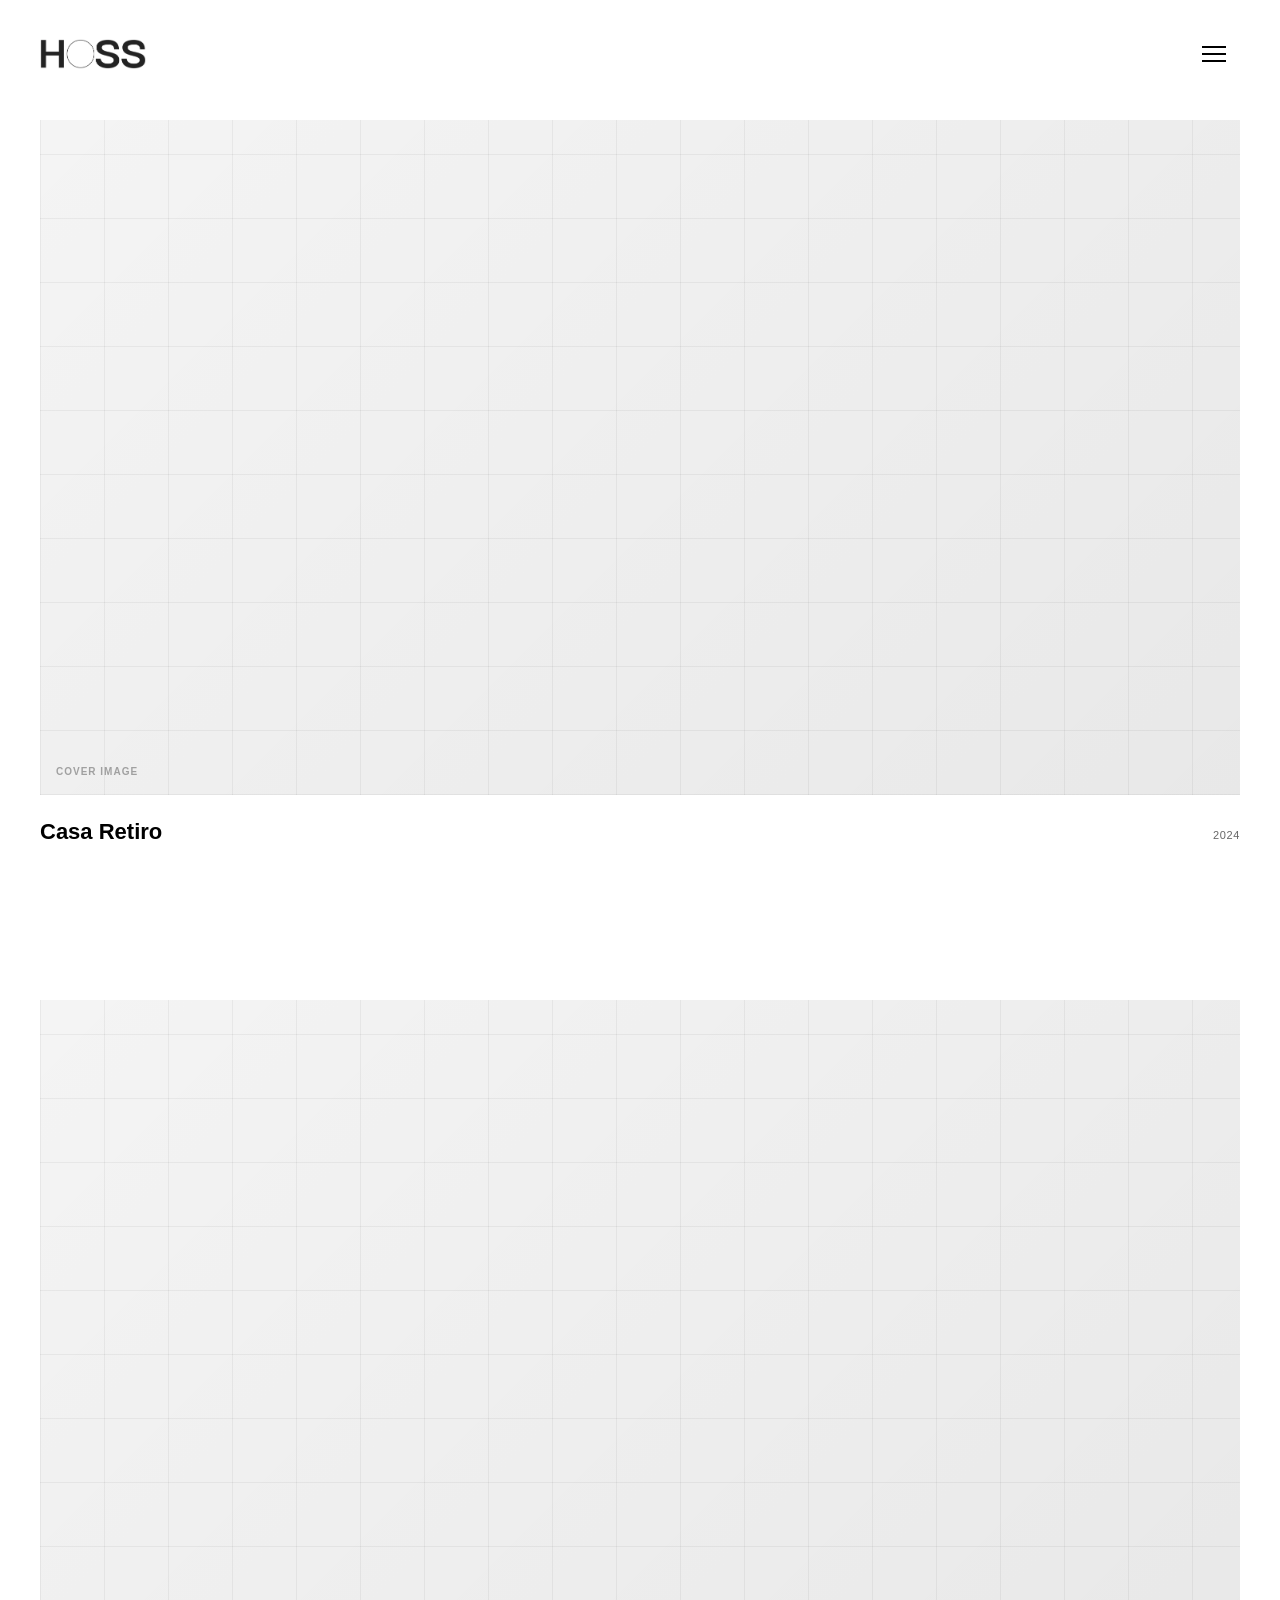
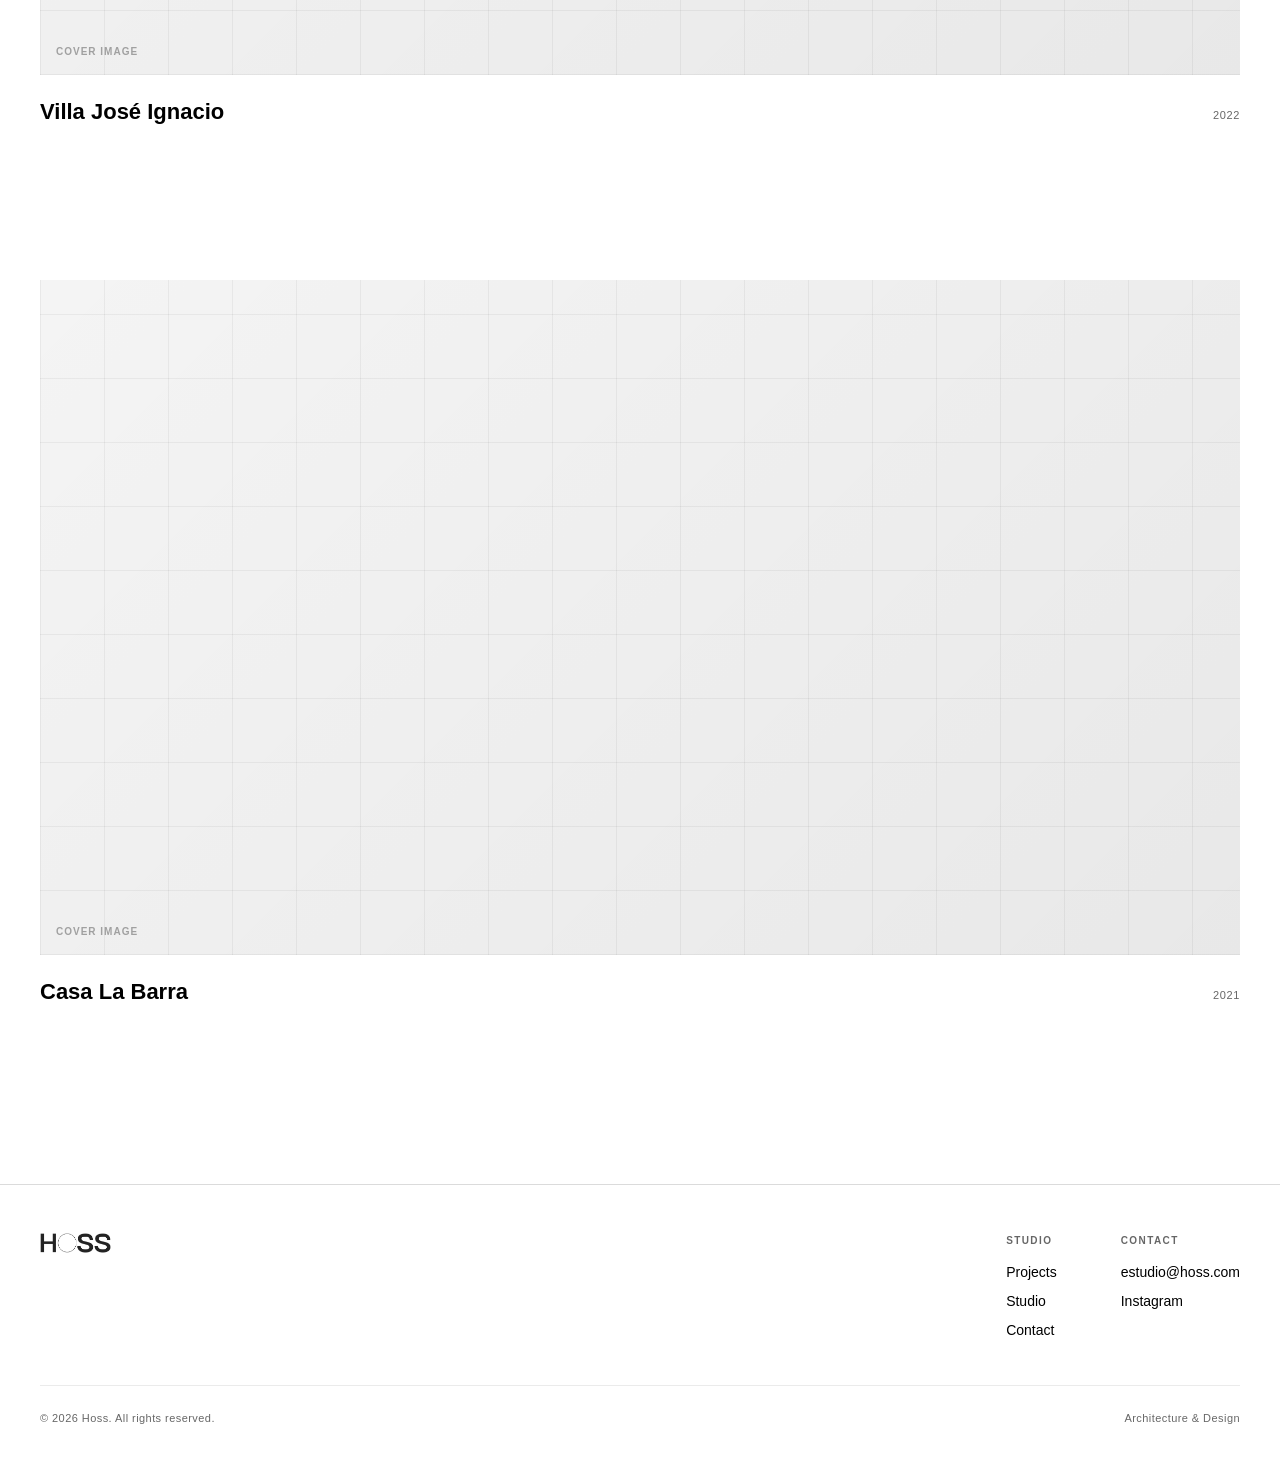
<file: proyectos-punta-del-este.html>
<!DOCTYPE html>
<html lang="en">
<head>
<meta charset="UTF-8">
<meta name="viewport" content="width=device-width, initial-scale=1.0">
<title>Punta del Este — Hoss</title>
<meta name="description" content="Hoss's projects in Punta del Este.">
<link rel="stylesheet" href="css/style.css">
</head>
<body>

<nav class="nav nav-split" id="nav">
  <a href="index.html" class="nav-logo"><img src="assets/brand/hoss-logo.jpg" alt="Hoss"></a>
  <button class="nav-toggle" id="navToggle" aria-label="Open menu">
    <span class="nav-toggle-bars"><span></span><span></span><span></span></span>
  </button>
  <ul class="nav-links" id="navLinks">
    <li><a href="proyectos.html" class="is-active">Projects</a></li>
    <li><a href="estudio.html">Studio</a></li>
    <li><a href="contacto.html">Contact</a></li>
  </ul>
</nav>

<section class="section-tight city-projects">
  <div class="wrap">

    <article class="project-row">
      <a href="proyecto.html?slug=casa-retiro">
        <div class="tile-frame"><div class="ph"><span class="ph-label">Cover image</span></div></div>
        <div class="tile-cap"><h3>Casa Retiro</h3><span class="meta">2024</span></div>
      </a>
    </article>

    <article class="project-row">
      <a href="proyecto.html?slug=villa-jose-ignacio">
        <div class="tile-frame"><div class="ph"><span class="ph-label">Cover image</span></div></div>
        <div class="tile-cap"><h3>Villa José Ignacio</h3><span class="meta">2022</span></div>
      </a>
    </article>

    <article class="project-row">
      <a href="proyecto.html?slug=casa-la-barra">
        <div class="tile-frame"><div class="ph"><span class="ph-label">Cover image</span></div></div>
        <div class="tile-cap"><h3>Casa La Barra</h3><span class="meta">2021</span></div>
      </a>
    </article>

  </div>
</section>

<footer>
  <div class="wrap">
    <div class="footer-top">
      <span class="footer-logo"><img src="assets/brand/hoss-logo.jpg" alt="Hoss"></span>
      <div class="footer-cols">
        <div class="footer-col">
          <h4>Studio</h4>
          <a href="proyectos.html">Projects</a>
          <a href="estudio.html">Studio</a>
          <a href="contacto.html">Contact</a>
        </div>
        <div class="footer-col">
          <h4>Contact</h4>
          <a href="mailto:estudio@hoss.com">estudio@hoss.com</a>
          <a href="#">Instagram</a>
        </div>
      </div>
    </div>
    <div class="footer-bottom">
      <span>© <span id="year"></span> Hoss. All rights reserved.</span>
      <span>Architecture &amp; Design</span>
    </div>
  </div>
</footer>

<script src="js/script.js"></script>
</body>
</html>
</file>
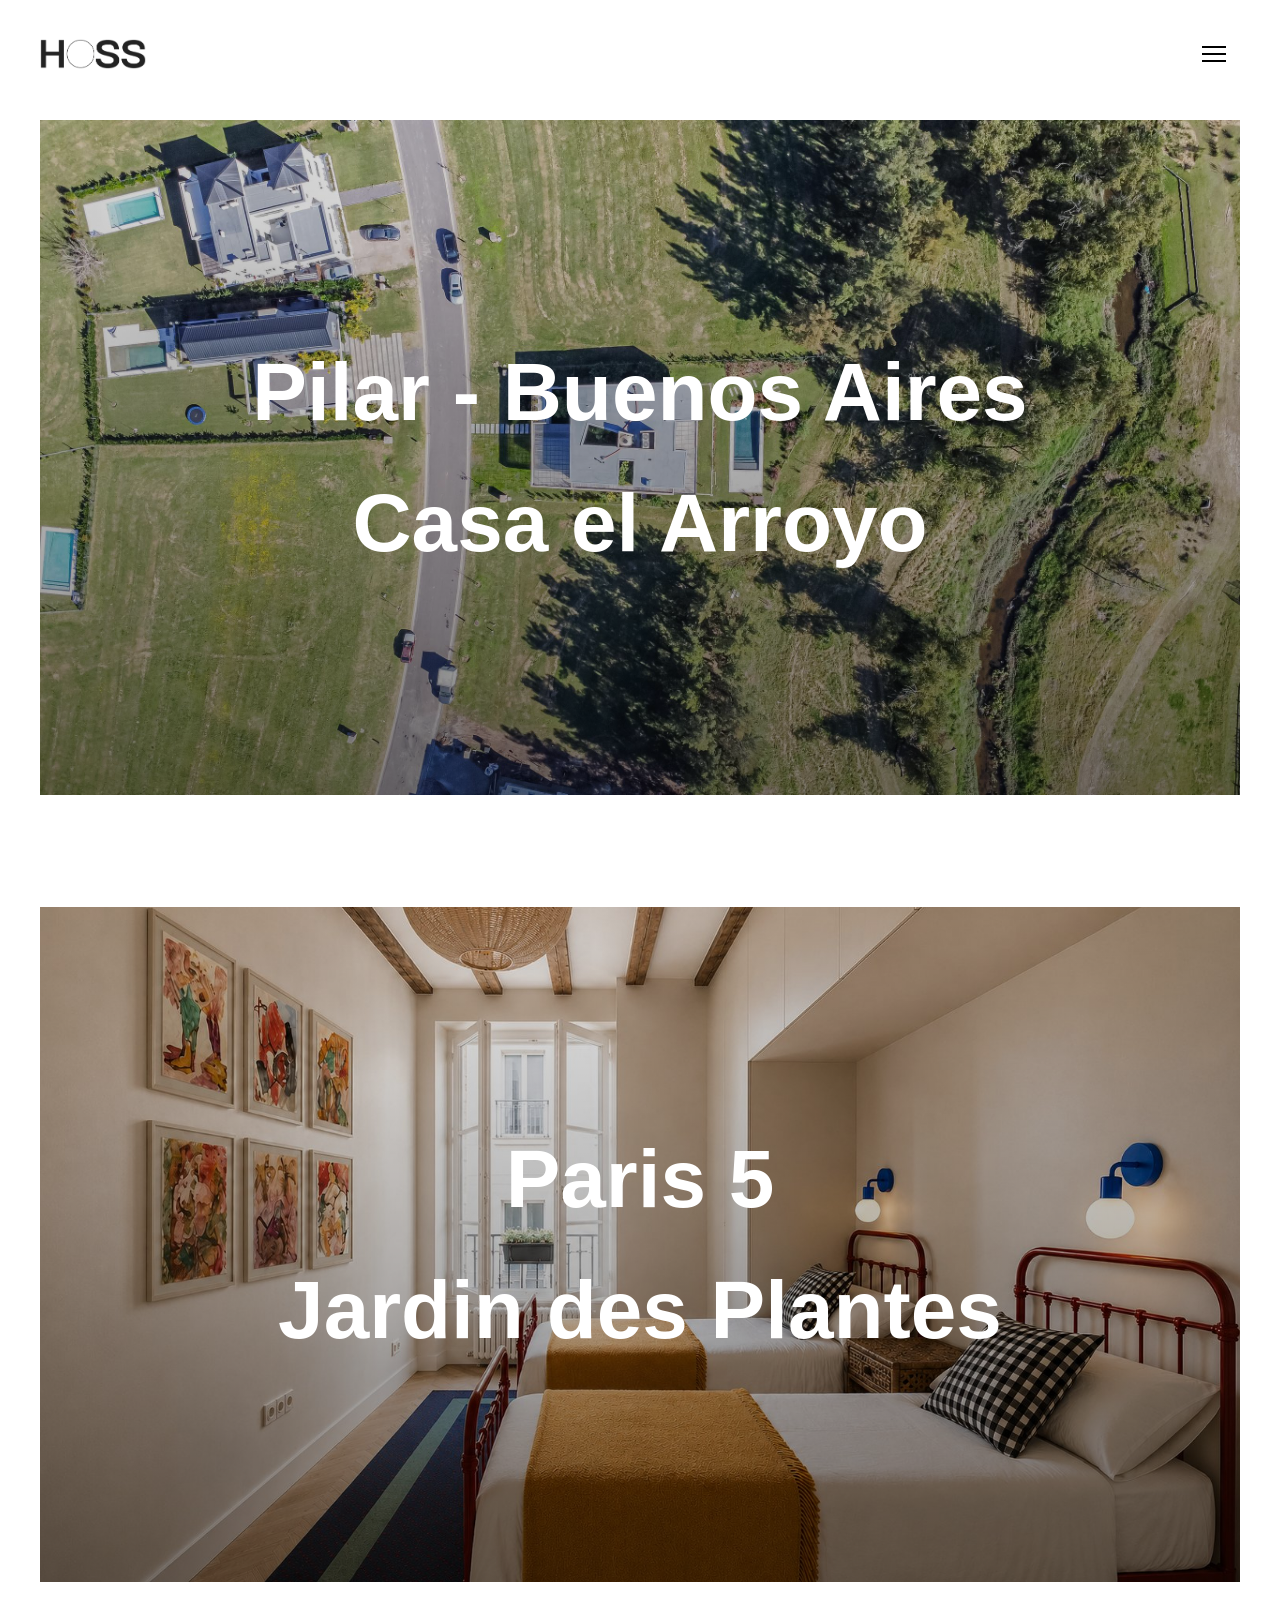
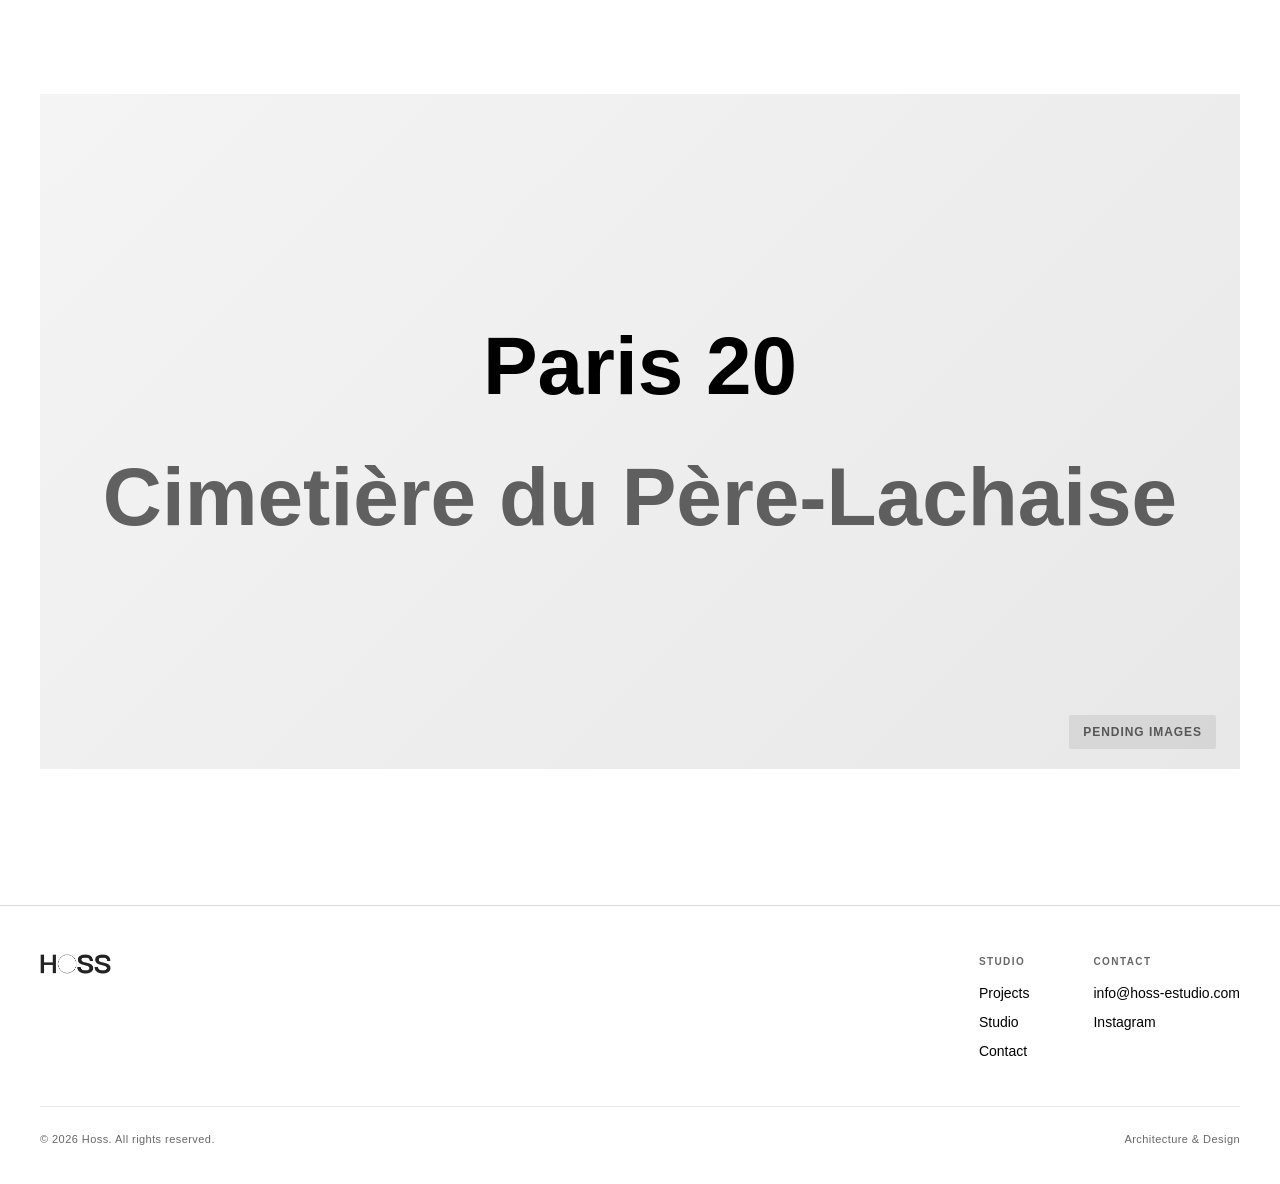
<file: proyectos-residential.html>
<!DOCTYPE html>
<html lang="en">
<head>
<meta charset="UTF-8">
<meta name="viewport" content="width=device-width, initial-scale=1.0">
<title>Residential — Hoss</title>
<meta name="description" content="Hoss's residential projects.">
<link rel="stylesheet" href="css/style.css">
</head>
<body>

<nav class="nav nav-split" id="nav">
  <a href="index.html" class="nav-logo"><img src="assets/brand/hoss-logo.png" alt="Hoss"></a>
  <button class="nav-toggle" id="navToggle" aria-label="Open menu">
    <span class="nav-toggle-bars"><span></span><span></span><span></span></span>
  </button>
  <ul class="nav-links" id="navLinks">
    <li><a href="proyectos.html" class="is-active">Projects</a></li>
    <li><a href="estudio.html">Studio</a></li>
    <li><a href="contacto.html">Contact</a></li>
  </ul>
</nav>

<section class="section-tight city-projects">
  <div class="wrap">

    <article class="project-row project-row-overlay">
      <a href="proyecto.html?slug=pilar-casa-el-arroyo">
        <div class="tile-frame">
          <img src="assets/projects/pilar-casa-el-arroyo/cover.jpg" alt="Pilar - Buenos Aires">
          <div class="row-overlay-scrim"></div>
          <div class="row-overlay-text">
            <span class="overlay-title">Pilar - Buenos Aires</span>
            <span class="overlay-subtitle">Casa el Arroyo</span>
          </div>
        </div>
      </a>
    </article>

    <article class="project-row project-row-overlay">
      <a href="proyecto.html?slug=paris-5">
        <div class="tile-frame">
          <img src="assets/projects/paris-5/cover.jpg" alt="Paris 5">
          <div class="row-overlay-scrim"></div>
          <div class="row-overlay-text">
            <span class="overlay-title">Paris 5</span>
            <span class="overlay-subtitle">Jardin des Plantes</span>
          </div>
        </div>
      </a>
    </article>

    <article class="project-row project-row-overlay">
      <a href="proyecto.html?slug=paris-20">
        <div class="tile-frame is-pending">
          <div class="row-overlay-text">
            <span class="overlay-title" style="color:var(--ink);">Paris 20</span>
            <span class="overlay-subtitle" style="color:var(--ink-soft);">Cimetière du Père-Lachaise</span>
          </div>
          <span class="row-overlay-badge" style="background:rgba(0,0,0,0.08); color:var(--ink-soft);">Pending images</span>
        </div>
      </a>
    </article>

  </div>
</section>

<footer>
  <div class="wrap">
    <div class="footer-top">
      <span class="footer-logo"><img src="assets/brand/hoss-logo.png" alt="Hoss"></span>
      <div class="footer-cols">
        <div class="footer-col">
          <h4>Studio</h4>
          <a href="proyectos.html">Projects</a>
          <a href="estudio.html">Studio</a>
          <a href="contacto.html">Contact</a>
        </div>
        <div class="footer-col">
          <h4>Contact</h4>
          <a href="mailto:info@hoss-estudio.com">info@hoss-estudio.com</a>
          <a href="https://www.instagram.com/hoss_estudio/" target="_blank" rel="noopener">Instagram</a>
        </div>
      </div>
    </div>
    <div class="footer-bottom">
      <span>© <span id="year"></span> Hoss. All rights reserved.</span>
      <span>Architecture &amp; Design</span>
    </div>
  </div>
</footer>

<script src="js/script.js"></script>
</body>
</html>
</file>
<file: css/style.css>
/* ==========================================================================
   SCHLOSSBERG — Arquitectura & Interiorismo
   Brand book v1.0 (mayo 2024): logotipo en Söhne Bold, tracking +10,
   paleta exclusiva de negro (#000000) y blanco (#FFFFFF).
   Söhne es de pago — usamos Switzer (Fontshare) como alternativa libre
   de la misma familia de grotescas suizas. Cambiar es trivial: ver nota
   junto al @import si más adelante compran licencia de Söhne.
   ========================================================================== */

@import url('https://api.fontshare.com/v2/css?f[]=switzer@400,500,600,700&display=swap');

:root{
  --bg:        #FFFFFF;
  --bg-alt:    rgba(0,0,0,0.045);
  --ink:       #000000;
  --ink-soft:  rgba(0,0,0,0.6);
  --line:      rgba(0,0,0,0.14);
  --line-soft: rgba(0,0,0,0.08);

  /* Brand type: single family, two weights (mirrors Söhne Bold / Söhne Regular) */
  --brand:  'Switzer', -apple-system, sans-serif;
  --sans:   'Switzer', -apple-system, sans-serif;

  --tracked: 0.14em;
  --logo-tracked: 0.01em; /* brand book: tracking +10 on the wordmark */
  --container: 1400px;

  --ease: cubic-bezier(.22,.61,.36,1);
}

*{ box-sizing:border-box; margin:0; padding:0; }
html{ scroll-behavior:smooth; }
body{
  background:var(--bg);
  color:var(--ink);
  font-family:var(--sans);
  font-size:16px;
  line-height:1.5;
  -webkit-font-smoothing:antialiased;
}
img{ max-width:100%; display:block; }
a{ color:inherit; text-decoration:none; }
ul{ list-style:none; }
button{ font-family:inherit; background:none; border:none; cursor:pointer; color:inherit; }

.wrap{
  max-width:var(--container);
  margin:0 auto;
  padding:0 40px;
}
@media (max-width:480px){
  .wrap{ padding:0 20px; }
}

.eyebrow{
  font-family:var(--sans);
  font-size:11px;
  font-weight:600;
  letter-spacing:var(--tracked);
  text-transform:uppercase;
  color:var(--ink-soft);
}

/* Focus visibility */
a:focus-visible, button:focus-visible{
  outline:1.5px solid var(--ink);
  outline-offset:3px;
}
@media (prefers-reduced-motion: reduce){
  *{ animation-duration:0.001ms !important; transition-duration:0.001ms !important; scroll-behavior:auto !important; }
}

/* ==========================================================================
   NAV
   ========================================================================== */
.nav{
  position:fixed;
  top:0; left:0; right:0;
  z-index:100;
  display:flex;
  align-items:center;
  justify-content:space-between;
  padding:28px 40px;
  transition:background .4s var(--ease), padding .4s var(--ease), border-color .4s var(--ease);
  border-bottom:1px solid transparent;
}
.nav.is-scrolled{
  background:rgba(255,255,255,0.97);
  padding:18px 40px;
  border-bottom-color:var(--line);
}
.nav-logo{
  font-family:var(--brand);
  font-weight:700;
  font-size:23px;
  letter-spacing:var(--logo-tracked);
  display:inline-block;
}
.nav-logo img{ display:block; height:22px; width:auto; }
.nav-links{
  display:flex;
  gap:36px;
}
.nav-links a{
  font-size:11px;
  font-weight:600;
  letter-spacing:var(--tracked);
  text-transform:uppercase;
  position:relative;
  padding-bottom:4px;
}
.nav-links a::after{
  content:'';
  position:absolute;
  left:0; bottom:0;
  width:0; height:1px;
  background:var(--ink);
  transition:width .3s var(--ease);
}
.nav-links a:hover::after,
.nav-links a.is-active::after{ width:100%; }
.nav-toggle{
  display:none;
  width:52px; height:52px;
  align-items:center;
  justify-content:center;
  position:relative;
  z-index:101;
}
.nav-toggle-bars{ position:relative; display:inline-block; width:24px; height:16px; }
.nav-toggle-bars span{
  position:absolute; left:0; right:0; height:2px; background:var(--ink);
  transition:transform .3s var(--ease), opacity .3s var(--ease), background .25s var(--ease);
}
.nav-toggle-bars span:nth-child(1){ top:0; }
.nav-toggle-bars span:nth-child(2){ top:50%; margin-top:-1px; }
.nav-toggle-bars span:nth-child(3){ bottom:0; }
.nav-toggle.is-open .nav-toggle-bars span:nth-child(1){ transform:translateY(7px) rotate(45deg); }
.nav-toggle.is-open .nav-toggle-bars span:nth-child(2){ opacity:0; }
.nav-toggle.is-open .nav-toggle-bars span:nth-child(3){ transform:translateY(-7px) rotate(-45deg); }

/* Minimal nav (home / landing page): only a menu button, top-right,
   that opens a fullscreen overlay with the site links. No inline nav
   links, no wordmark in the bar — the logo lives in the hero itself.
   The button sits over a photo/video, so its lines get a soft drop
   shadow for contrast — no solid chip behind it. */
.nav-minimal{ justify-content:flex-end; }
.nav-minimal .nav-logo{ display:none; }
.nav-minimal .nav-toggle{ display:flex; }
.nav-minimal .nav-toggle-bars span{
  background:#FFFFFF;
  filter:drop-shadow(0 1px 2px rgba(0,0,0,0.55));
}
.nav-minimal.is-scrolled .nav-toggle-bars span{
  background:var(--ink);
  filter:none;
}
.nav-minimal .nav-toggle.is-open .nav-toggle-bars span{
  background:var(--ink);
  filter:none;
}

/* Split nav (projects index / city pages / project pages): logo
   top-left, menu button top-right — used on white backgrounds. */
.nav-split{ justify-content:space-between; }
.nav-split .nav-logo{ order:1; font-size:clamp(20px, 2.4vw, 27px); }
.nav-split .nav-logo img{ height:clamp(22px, 2.6vw, 30px); }
.nav-split .nav-toggle{ order:2; display:flex; }

.nav-minimal .nav-links,
.nav-split .nav-links{
  position:fixed;
  inset:0;
  background:var(--bg);
  display:flex;
  flex-direction:column;
  justify-content:center;
  align-items:center;
  gap:clamp(28px, 5vw, 48px);
  transform:translateY(-100%);
  transition:transform .5s var(--ease);
}
.nav-minimal .nav-links.is-open,
.nav-split .nav-links.is-open{ transform:translateY(0); }
.nav-minimal .nav-links a,
.nav-split .nav-links a{
  font-family:var(--brand);
  font-weight:700;
  font-size:clamp(28px, 5.6vw, 58px);
  line-height:1;
  letter-spacing:0.01em;
  color:var(--ink);
  transition:opacity .3s var(--ease);
}
.nav-minimal .nav-links a:hover,
.nav-split .nav-links a:hover,
.nav-minimal .nav-links a.is-active,
.nav-split .nav-links a.is-active{ opacity:0.5; }

@media (max-width:720px){
  .nav{ padding:22px 24px; }
  .nav.is-scrolled{ padding:16px 24px; }
  .nav-links{
    position:fixed;
    inset:0;
    background:var(--bg);
    flex-direction:column;
    justify-content:center;
    align-items:flex-start;
    padding:0 32px;
    gap:28px;
    transform:translateY(-100%);
    transition:transform .45s var(--ease);
  }
  .nav-links.is-open{ transform:translateY(0); }
  .nav-links a{ font-size:22px; font-family:var(--brand); letter-spacing:0; text-transform:none; font-weight:600; }
  .nav-toggle{ display:flex; }
  /* Match the classic-nav mobile menu's letter case (mixed case, not
     uppercase) so it's consistent across pages on phones — desktop is
     untouched. */
  .nav-minimal .nav-links a,
  .nav-split .nav-links a{ text-transform:none; }
}

/* ==========================================================================
   PLACEHOLDER IMAGE TILES
   Swap these for real <img> tags when photography is ready — see README.
   ========================================================================== */
.ph{
  position:relative;
  width:100%; height:100%;
  background:
    linear-gradient(135deg, var(--bg-alt) 0%, rgba(0,0,0,0.09) 100%);
  overflow:hidden;
}
.ph::before{
  content:'';
  position:absolute; inset:0;
  background-image:
    repeating-linear-gradient(0deg, rgba(0,0,0,0.05) 0 1px, transparent 1px 64px),
    repeating-linear-gradient(90deg, rgba(0,0,0,0.05) 0 1px, transparent 1px 64px);
}
.ph-label{
  position:absolute;
  bottom:16px; left:16px;
  font-size:10px;
  font-weight:600;
  letter-spacing:0.1em;
  text-transform:uppercase;
  color:var(--ink-soft);
  opacity:0.55;
}

/* ==========================================================================
   HERO
   ========================================================================== */
.hero{
  position:relative;
  height:100svh;
  min-height:560px;
  display:flex;
  flex-direction:column;
  justify-content:flex-end;
}
.hero-image{ position:absolute; inset:0; }
.hero-scrim{
  position:absolute; inset:0;
  background:linear-gradient(180deg, rgba(0,0,0,0) 40%, rgba(0,0,0,0.6) 100%);
}
.hero-content{
  position:relative;
  padding:0 40px 56px;
  color:#FFFFFF;
}
.hero-content-center{
  position:absolute;
  inset:0;
  display:flex;
  align-items:center;
  justify-content:center;
  padding:0 24px;
  text-align:center;
}
.hero-title{
  font-family:var(--brand);
  font-weight:700;
  font-size:clamp(48px, 9vw, 128px);
  line-height:0.95;
  letter-spacing:var(--logo-tracked);
  opacity:0;
  transform:translateY(24px);
  animation:rise .9s var(--ease) .15s forwards;
}
.hero-sub{
  margin-top:18px;
  font-size:12px;
  font-weight:600;
  letter-spacing:var(--tracked);
  text-transform:uppercase;
  opacity:0;
  transform:translateY(16px);
  animation:rise .9s var(--ease) .45s forwards;
}
/* When the hero carries no big wordmark, the tagline stands alone —
   give it a bit more presence. */
.hero-sub-solo{
  margin-top:0;
  font-size:clamp(14px, 1.6vw, 17px);
}
.sr-only{
  position:absolute;
  width:1px; height:1px;
  padding:0; margin:-1px;
  overflow:hidden;
  clip:rect(0,0,0,0);
  white-space:nowrap;
  border:0;
}
@keyframes rise{ to{ opacity:1; transform:translateY(0); } }

.logo-lockup{
  display:flex;
  flex-direction:column;
  align-items:center;
  gap:16px;
  opacity:0;
  animation:fade-in 1s var(--ease) .2s forwards;
}
.logo-mark-img{
  display:block;
  height:clamp(40px, 7vw, 76px);
  width:auto;
  /* Forces the (black) logo artwork to render in white, since it
     sits over a photo/video with a dark scrim. */
  filter:brightness(0) invert(1);
}
.logo-tagline{
  font-family:var(--brand);
  font-weight:500;
  font-size:clamp(11px, 1.4vw, 13px);
  letter-spacing:var(--tracked);
  text-transform:uppercase;
}
@keyframes fade-in{ to{ opacity:1; } }

/* Hero slideshow — placeholder slides until real photography/video
   is dropped in. See the comment in index.html for how to swap them. */
.hero-slides{ position:absolute; inset:0; }
.hero-slide{
  position:absolute; inset:0;
  opacity:0;
  transition:opacity 1.4s ease;
}
.hero-slide.is-active{ opacity:1; }
.hero-slide img, .hero-slide video{
  width:100%; height:100%; object-fit:cover;
}

/* Coordinates ticker — the signature element:
   three studio locations, read like site-plan coordinates. */
.coords{
  border-top:1px solid var(--line);
  border-bottom:1px solid var(--line);
  background:var(--bg);
}
.coords-track{
  display:flex;
  align-items:center;
  gap:64px;
  padding:14px 40px;
  overflow-x:auto;
  scrollbar-width:none;
}
.coords-track::-webkit-scrollbar{ display:none; }
.coords-item{
  display:flex;
  align-items:baseline;
  gap:10px;
  white-space:nowrap;
  font-size:11px;
  letter-spacing:0.08em;
  color:var(--ink-soft);
}
.coords-item b{
  font-family:var(--brand);
  font-weight:700;
  font-size:14px;
  color:var(--ink);
  letter-spacing:0;
}
.coords-item span{ font-variant-numeric:tabular-nums; }

/* ==========================================================================
   SECTION HEADERS
   ========================================================================== */
.section{ padding:120px 0; }
.section-tight{ padding:80px 0; }
.section-head{
  display:flex;
  justify-content:space-between;
  align-items:flex-end;
  gap:24px;
  margin-bottom:64px;
  padding-bottom:28px;
  border-bottom:1px solid var(--line);
}
.section-head h2{
  font-family:var(--brand);
  font-weight:700;
  font-size:clamp(28px,4vw,44px);
  letter-spacing:var(--logo-tracked);
}
.section-head p{
  max-width:340px;
  color:var(--ink-soft);
  font-size:14px;
  line-height:1.6;
}

/* ==========================================================================
   PROJECT GRID (asymmetric, in the spirit of the references)
   ========================================================================== */
.grid{
  display:grid;
  grid-template-columns:repeat(6, 1fr);
  gap:4px 24px;
}
.tile{ grid-column:span 6; }
.tile-a{ grid-column:span 4; }
.tile-b{ grid-column:span 2; }
.tile-c{ grid-column:span 3; }

.tile-frame{
  position:relative;
  aspect-ratio:4/5;
  overflow:hidden;
}
.tile-a .tile-frame{ aspect-ratio:16/11; }
.tile-c .tile-frame{ aspect-ratio:3/4; }
.tile-frame .ph{ transition:transform .7s var(--ease); }
.tile:hover .tile-frame .ph{ transform:scale(1.035); }
.tile-frame img{ width:100%; height:100%; object-fit:cover; transition:transform .7s var(--ease); }
.tile:hover .tile-frame img{ transform:scale(1.035); }

.tile-cap{
  display:flex;
  justify-content:space-between;
  align-items:baseline;
  padding:16px 0 40px;
  border-bottom:1px solid var(--line-soft);
}
.tile-cap h3{
  font-family:var(--brand);
  font-weight:600;
  font-size:18px;
}
.tile-cap .meta{
  font-size:11px;
  letter-spacing:0.06em;
  color:var(--ink-soft);
  text-align:right;
  white-space:nowrap;
  padding-left:16px;
}

@media (max-width:860px){
  .tile-a,.tile-b,.tile-c{ grid-column:span 6; }
}

/* ==========================================================================
   INTRO / SPLIT BLOCKS (about, philosophy)
   ========================================================================== */
.split{
  display:grid;
  grid-template-columns:1fr 1fr;
  gap:80px;
  align-items:center;
}
.split-reverse{ direction:rtl; }
.split-reverse > *{ direction:ltr; }
.split-media .tile-frame{ aspect-ratio:4/5; }
.split-text .eyebrow{ margin-bottom:20px; }
.split-text h2{
  font-family:var(--brand);
  font-weight:700;
  font-size:clamp(26px,3.4vw,40px);
  line-height:1.15;
  letter-spacing:var(--logo-tracked);
  margin-bottom:24px;
}
.split-text p{
  color:var(--ink-soft);
  font-size:15px;
  line-height:1.75;
  max-width:46ch;
}
.split-text p + p{ margin-top:16px; }

@media (max-width:860px){
  .split{ grid-template-columns:1fr; gap:36px; }
}

/* ==========================================================================
   STATS / LOCATIONS STRIP
   ========================================================================== */
.locations{
  display:grid;
  grid-template-columns:repeat(3,1fr);
  border-top:1px solid var(--line);
  border-left:1px solid var(--line);
}
.locations > div{
  border-right:1px solid var(--line);
  border-bottom:1px solid var(--line);
  padding:44px 36px;
}
.locations h3{
  font-family:var(--brand);
  font-weight:700;
  font-size:24px;
  margin-bottom:10px;
}
.locations p{
  color:var(--ink-soft);
  font-size:13px;
  line-height:1.6;
}
@media (max-width:720px){
  .locations{ grid-template-columns:1fr; }
}

/* ==========================================================================
   CTA / FOOTER
   ========================================================================== */
.cta{
  padding:120px 0;
  text-align:center;
  border-top:1px solid var(--line);
}
.cta h2{
  font-family:var(--brand);
  font-weight:700;
  font-size:clamp(30px,6vw,60px);
  letter-spacing:var(--logo-tracked);
  margin-bottom:32px;
}
.btn{
  display:inline-flex;
  align-items:center;
  gap:12px;
  font-size:11px;
  font-weight:600;
  letter-spacing:var(--tracked);
  text-transform:uppercase;
  padding:18px 32px;
  border:1px solid var(--ink);
  transition:background .3s var(--ease), color .3s var(--ease);
}
.btn:hover{ background:var(--ink); color:var(--bg); }

footer{
  border-top:1px solid var(--line);
  padding:48px 0 36px;
}
.footer-top{
  display:flex;
  justify-content:space-between;
  align-items:flex-start;
  flex-wrap:wrap;
  gap:32px;
  padding-bottom:36px;
}
.footer-logo{
  font-family:var(--brand);
  font-weight:700;
  font-size:20px;
  letter-spacing:var(--logo-tracked);
  display:inline-block;
}
.footer-logo img{ display:block; height:20px; width:auto; }
.footer-cols{
  display:flex;
  gap:64px;
  flex-wrap:wrap;
}
.footer-col h4{
  font-size:10px;
  font-weight:600;
  letter-spacing:var(--tracked);
  text-transform:uppercase;
  color:var(--ink-soft);
  margin-bottom:14px;
}
.footer-col a, .footer-col p{
  display:block;
  font-size:14px;
  margin-bottom:8px;
}
.footer-col a:hover{ text-decoration:underline; text-underline-offset:3px; }
.footer-bottom{
  display:flex;
  justify-content:space-between;
  padding-top:24px;
  border-top:1px solid var(--line-soft);
  font-size:11px;
  color:var(--ink-soft);
  letter-spacing:0.04em;
  flex-wrap:wrap;
  gap:8px;
}

/* ==========================================================================
   PAGE HEADER (interior pages)
   ========================================================================== */
.page-head{
  padding:180px 40px 64px;
  border-bottom:1px solid var(--line);
}
@media (max-width:480px){
  .page-head{ padding:150px 20px 48px; }
}
.page-head .eyebrow{ margin-bottom:20px; }
.page-head h1{
  font-family:var(--brand);
  font-weight:700;
  font-size:clamp(38px,7vw,80px);
  line-height:1;
  letter-spacing:var(--logo-tracked);
}
.page-head p{
  margin-top:22px;
  max-width:52ch;
  color:var(--ink-soft);
  font-size:15px;
  line-height:1.7;
}

/* Filter row (projects page) — anchor links that jump to each city section */
.filters{
  display:flex;
  gap:28px;
  flex-wrap:wrap;
  margin-top:36px;
}
.filters a{
  font-size:11px;
  font-weight:600;
  letter-spacing:var(--tracked);
  text-transform:uppercase;
  color:var(--ink-soft);
  padding-bottom:6px;
  border-bottom:1px solid transparent;
  transition:color .25s var(--ease), border-color .25s var(--ease);
}
.filters a:hover{ color:var(--ink); border-color:var(--ink); }

.city-heading{
  font-family:var(--brand);
  font-weight:700;
  font-size:clamp(26px,3.4vw,36px);
  letter-spacing:var(--logo-tracked);
  padding-bottom:24px;
  margin-bottom:48px;
  border-bottom:1px solid var(--line);
  scroll-margin-top:100px;
}

/* Contact page */
.contact-grid{
  display:grid;
  grid-template-columns:1.1fr 0.9fr;
  gap:80px;
}
@media (max-width:860px){ .contact-grid{ grid-template-columns:1fr; gap:56px; } }

form{ display:flex; flex-direction:column; gap:22px; }
.field{ display:flex; flex-direction:column; gap:8px; }
.field label{
  font-size:11px;
  font-weight:600;
  letter-spacing:var(--tracked);
  text-transform:uppercase;
  color:var(--ink-soft);
}
.field input, .field textarea, .field select{
  font-family:var(--sans);
  font-size:15px;
  padding:12px 2px;
  background:transparent;
  border:none;
  border-bottom:1px solid var(--line);
  color:var(--ink);
  transition:border-color .25s var(--ease);
}
.field textarea{ resize:vertical; min-height:110px; }
.field input:focus, .field textarea:focus, .field select:focus{
  outline:none;
  border-color:var(--ink);
}
.field input::placeholder, .field textarea::placeholder{ color:rgba(0,0,0,0.35); }
.submit-row{ margin-top:8px; }
.form-note{
  margin-top:18px;
  font-size:12px;
  color:var(--ink-soft);
}

.info-block + .info-block{ margin-top:40px; }
.info-block h4{
  font-size:10px;
  font-weight:600;
  letter-spacing:var(--tracked);
  text-transform:uppercase;
  color:var(--ink-soft);
  margin-bottom:12px;
}
.info-block p, .info-block a{ font-size:15px; line-height:1.7; }
.info-block a:hover{ text-decoration:underline; text-underline-offset:3px; }

/* ==========================================================================
   CONTACT — simplified (just mail/insta + a large image)
   ========================================================================== */
.contact-simple{
  display:grid;
  grid-template-columns:0.8fr 1.2fr;
  gap:64px;
  align-items:center;
  padding-top:160px;
}
.contact-links{
  display:flex;
  flex-direction:column;
  gap:20px;
}
.contact-links a{
  font-family:var(--brand);
  font-weight:700;
  font-size:clamp(18px, 2.2vw, 26px);
  color:var(--ink);
  transition:opacity .25s var(--ease);
  word-break:break-word;
}
.contact-links a:hover{ opacity:0.5; }
.contact-simple .tile-frame{ aspect-ratio:4/5; }
@media (max-width:860px){
  .contact-simple{ grid-template-columns:1fr; gap:40px; padding-top:120px; }
}

/* ==========================================================================
   STUDIO — Laplace-style image-led sections
   ========================================================================== */
.studio-intro{ padding-top:160px; }
.studio-intro .tile-frame{ margin-bottom:40px; }
.tile-frame-natural{ aspect-ratio:auto; }
.tile-frame-natural img{ width:100%; height:auto; object-fit:initial; }
.studio-intro p{
  max-width:60ch;
  font-size:16px;
  line-height:1.75;
  color:var(--ink-soft);
}
.studio-section-head{
  font-family:var(--brand);
  font-weight:700;
  font-size:clamp(22px,3vw,30px);
  margin-bottom:40px;
}

/* ==========================================================================
   PROJECTS — city index (Projects tab landing)
   ========================================================================== */
.city-index{
  min-height:100svh;
  display:flex;
  flex-direction:column;
  align-items:center;
  justify-content:center;
  gap:clamp(36px, 6vw, 64px);
  padding:140px 24px 60px;
}
.city-link{
  font-family:var(--brand);
  font-weight:700;
  letter-spacing:0.01em;
  font-size:clamp(28px, 5.6vw, 58px);
  line-height:1;
  color:var(--ink);
  transition:opacity .3s var(--ease);
}
.city-link:hover{ opacity:0.5; }

/* ==========================================================================
   PROJECTS — per-city list (stacked covers, first project on top)
   ========================================================================== */
.project-row{
  display:block;
  padding:56px 0;
}
.project-row:first-child{ padding-top:0; }
.project-row .tile-frame{ aspect-ratio:16/9; }
.project-row .tile-cap{ border-bottom:none; padding-top:20px; }
.project-row .tile-cap h3{ font-size:22px; }

/* City pages start straight at the first project's cover — no heading —
   so this just clears the fixed nav bar at the top. */
.city-projects{ padding-top:120px; }

/* One-off cover treatment: title overlaid in white directly on the
   image, used only for the Paris 5 listing (per the client's request —
   not the default style for project covers). */
.project-row-overlay .tile-frame{
  position:relative;
  aspect-ratio:16/9;
}
.project-row-overlay .tile-frame img{
  width:100%; height:100%; object-fit:cover; display:block;
}
.project-row-overlay .row-overlay-scrim{
  position:absolute; inset:0;
  background:linear-gradient(180deg, rgba(0,0,0,0.1) 0%, rgba(0,0,0,0.45) 100%);
}
.project-row-overlay .row-overlay-text{
  position:absolute;
  inset:0;
  display:flex;
  flex-direction:column;
  align-items:center;
  justify-content:center;
  text-align:center;
  color:#FFFFFF;
  gap:8px;
  padding:24px;
}
.project-row-overlay .overlay-title{
  font-family:var(--brand);
  font-weight:700;
  font-size:clamp(40px, 6.4vw, 84px);
}
.project-row-overlay .overlay-subtitle{
  font-family:var(--brand);
  font-weight:700;
  font-size:clamp(40px, 6.4vw, 84px);
}
@media (max-width:480px){
  .project-row-overlay .row-overlay-text{ padding:16px; gap:4px; }
  .project-row-overlay .overlay-title,
  .project-row-overlay .overlay-subtitle{ font-size:7.2vw; line-height:1.15; }
}

/* Small badge for covers without real photos yet (pending / under
   construction) — sits in a corner, doesn't compete with the title. */
.row-overlay-badge{
  position:absolute;
  bottom:20px;
  right:24px;
  font-family:var(--brand);
  font-weight:600;
  font-size:12px;
  letter-spacing:0.08em;
  text-transform:uppercase;
  color:#FFFFFF;
  background:rgba(0,0,0,0.4);
  padding:8px 14px;
  border-radius:2px;
}
/* Pending covers have no photo — a neutral placeholder background
   instead of an <img>. */
.project-row-overlay .tile-frame.is-pending{
  background:
    linear-gradient(135deg, var(--bg-alt) 0%, rgba(0,0,0,0.09) 100%);
}

/* ==========================================================================
   PROJECTS — single project gallery
   ========================================================================== */
.project-head{
  padding:160px 40px 48px;
  text-align:center;
}
@media (max-width:480px){
  .project-head{ padding:140px 20px 40px; }
}
.project-head h1{
  font-family:var(--brand);
  font-weight:700;
  font-size:clamp(32px,6vw,56px);
  letter-spacing:var(--logo-tracked);
  color:var(--ink);
}
.project-head .meta{
  margin-top:14px;
  font-family:var(--brand);
  font-weight:700;
  font-size:clamp(32px,6vw,56px);
  color:var(--ink);
}
.project-cover{
  width:100%;
  aspect-ratio:16/9;
}
.project-cover img{ width:100%; height:100%; object-fit:cover; display:block; }
.project-gallery{
  display:grid;
  grid-template-columns:repeat(2, 1fr);
  gap:24px;
  padding:64px 40px 120px;
  max-width:var(--container);
  margin:0 auto;
}
.project-gallery .ph, .project-gallery img{ aspect-ratio:4/3; width:100%; height:100%; object-fit:cover; display:block; }

/* Optional vertical video, shown above the gallery grid at its own
   natural aspect ratio — no cropping, no black letterbox bars. */
.project-video{
  display:flex;
  justify-content:center;
  padding:0 40px 24px;
  max-width:var(--container);
  margin:0 auto;
}
.project-video video{
  width:auto;
  height:auto;
  max-width:100%;
  max-height:85vh;
  display:block;
}
@media (max-width:720px){
  .project-video{ padding:0 16px 24px; }
}
.project-gallery > div:nth-child(3n+1){ grid-column:span 2; }
.project-gallery > div:nth-child(3n+1) .ph,
.project-gallery > div:nth-child(3n+1) img{ aspect-ratio:16/9; }
/* If the last image would otherwise be alone in its row (no pair),
   give it the full width instead of leaving it small and isolated. */
.project-gallery > div:last-child:nth-child(3n+2){ grid-column:span 2; }
.project-gallery > div:last-child:nth-child(3n+2) .ph,
.project-gallery > div:last-child:nth-child(3n+2) img{ aspect-ratio:16/9; }
@media (max-width:720px){
  .project-gallery{ grid-template-columns:1fr; padding-left:20px; padding-right:20px; }
  .project-gallery > div:nth-child(3n+1){ grid-column:span 1; }
}

/* ==========================================================================
   PROJECTS — "stacked" gallery layout (one-off, per project — see
   js/projects-data.js "galleryLayout: 'stacked'"). Images run full width,
   one below the other, at their natural size — no cropping, no forced
   aspect-ratio. An optional pair (set via "pairAt") sits side by side,
   smaller, as the one exception.
   ========================================================================== */
.project-gallery-stacked{
  display:flex;
  flex-direction:column;
  gap:32px;
  padding:64px 40px 120px;
  max-width:var(--container);
  margin:0 auto;
}
.project-gallery-stacked .gallery-full img{
  width:100%;
  height:auto;
  display:block;
}
.project-gallery-stacked .gallery-pair{
  display:grid;
  grid-template-columns:1fr 1fr;
  gap:24px;
}
.project-gallery-stacked .gallery-pair img{
  width:100%;
  height:auto;
  display:block;
}
@media (max-width:720px){
  .project-gallery-stacked{ padding-left:20px; padding-right:20px; gap:24px; }
  .project-gallery-stacked .gallery-pair{ grid-template-columns:1fr; gap:16px; }
}
</file>
